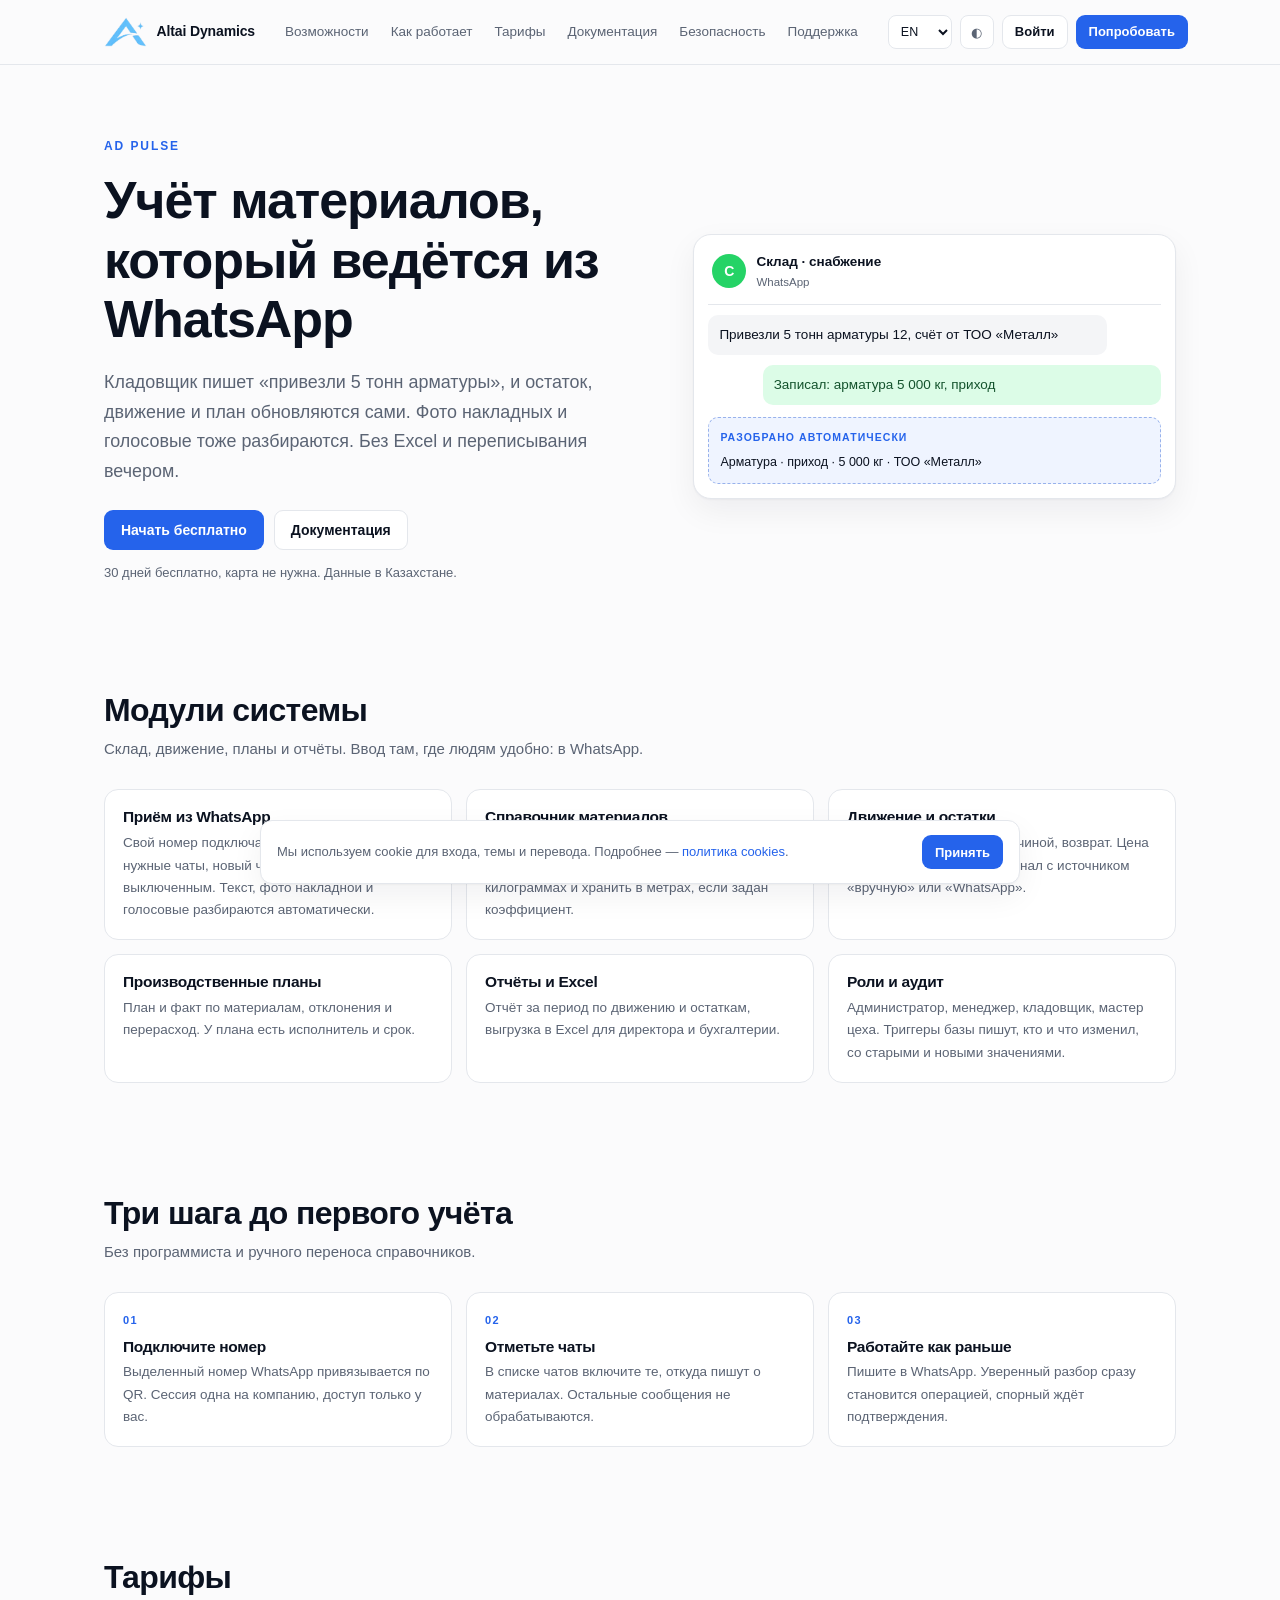
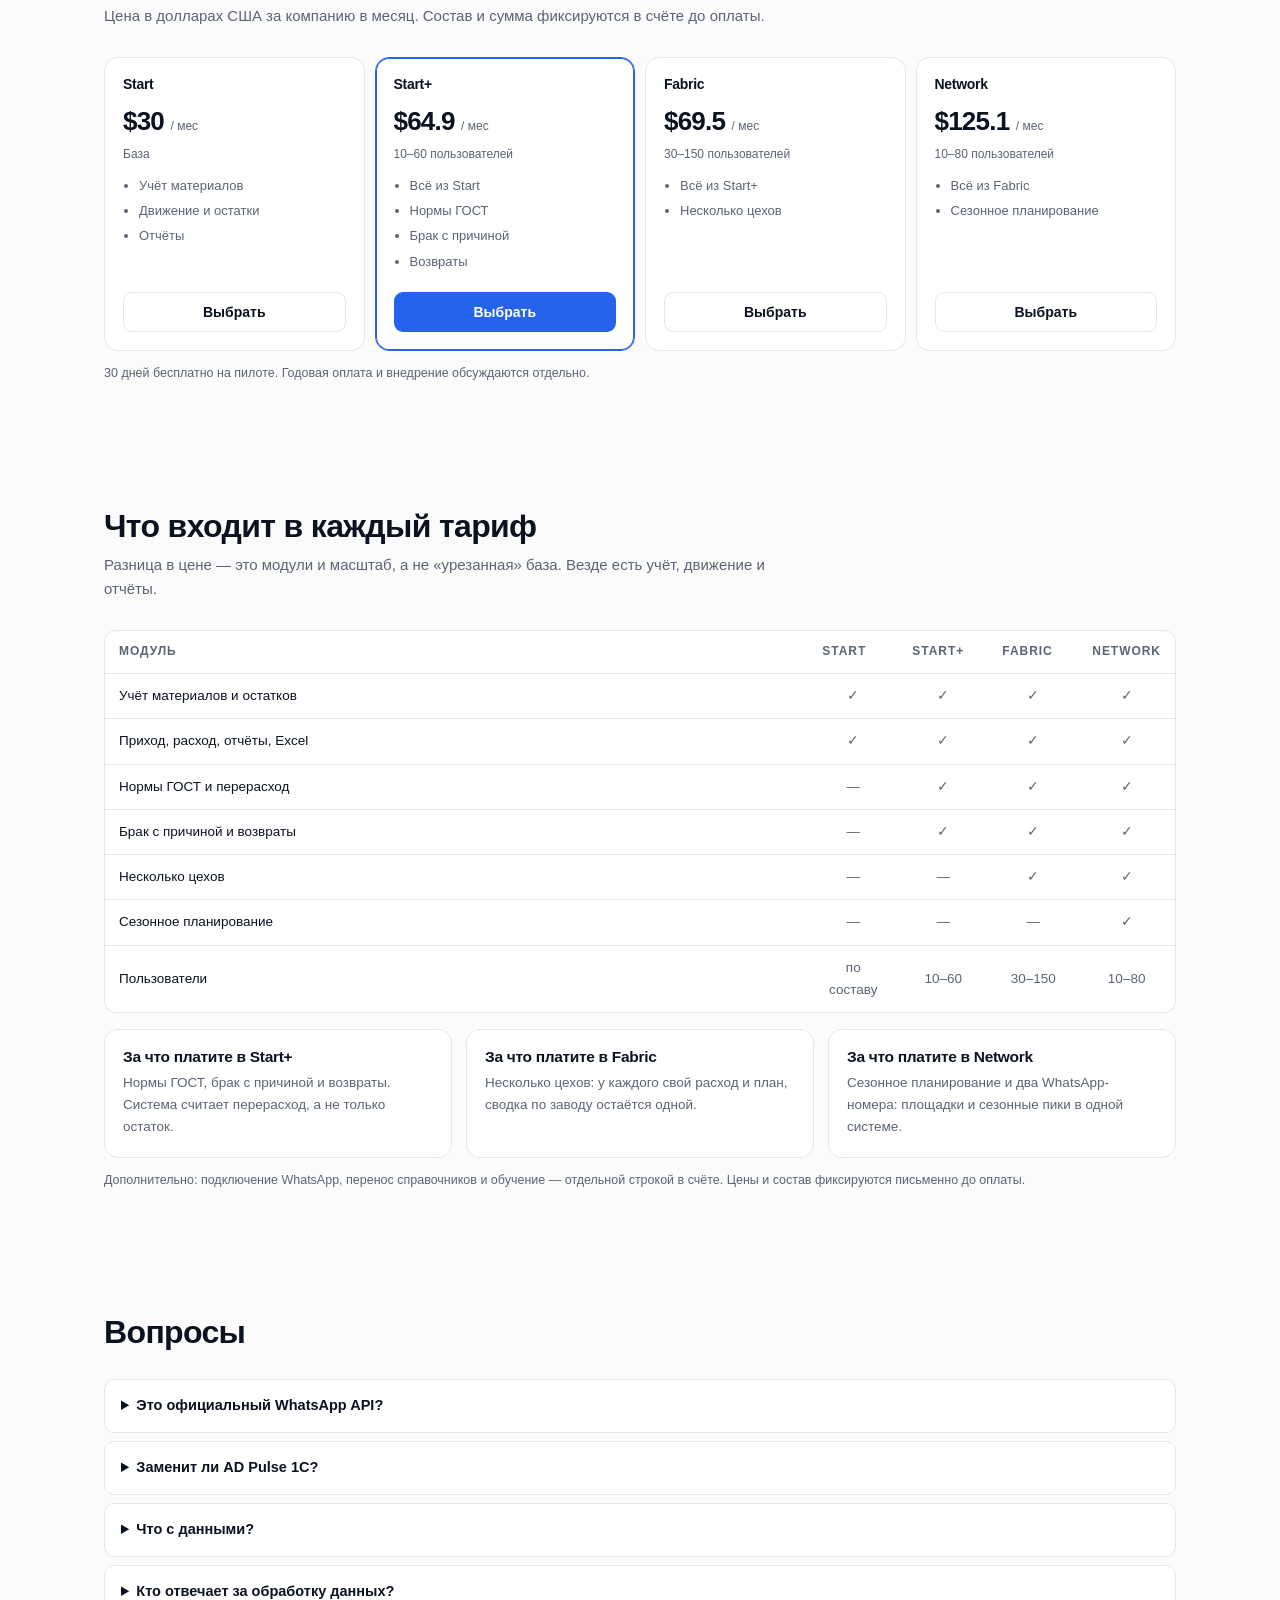
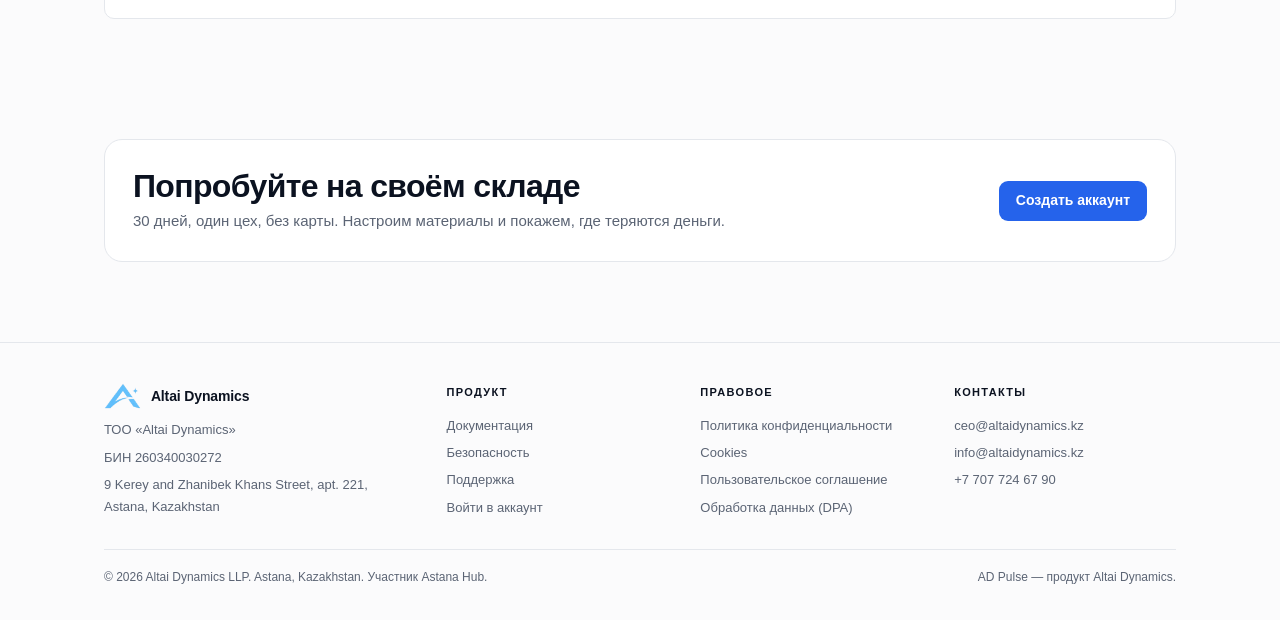
<file: index.html>
<!DOCTYPE html>
<html lang="ru">
<head>
<meta charset="UTF-8">
<meta name="viewport" content="width=device-width, initial-scale=1.0">
<title>Altai Dynamics — AD Pulse: учёт материалов из WhatsApp</title>
<meta name="description" content="AD Pulse ведёт учёт материалов производства из сообщений WhatsApp: остатки, приход, расход, планы и отчёты. Altai Dynamics, Казахстан.">
<link rel="icon" type="image/png" href="/favicon.png">
<link rel="apple-touch-icon" href="/icon-192.png">
<link rel="stylesheet" href="/assets/styles.css?v=20261128">
<script>try{var t=localStorage.getItem('adpulse-theme');document.documentElement.dataset.theme=t==='dark'?'dark':'light';}catch(e){document.documentElement.dataset.theme='light';}</script>
</head>
<body>
<header class="header">
  <div class="container header-inner">
    <a class="brand" href="/">
      <img src="/logo-altai.png" alt="Altai Dynamics">
      <span class="brand-name">Altai Dynamics</span>
    </a>
    <nav class="nav">
      <a href="/#features">Возможности</a>
      <a href="/#how">Как работает</a>
      <a href="/#pricing">Тарифы</a>
      <a href="/docs/">Документация</a>
      <a href="/security/">Безопасность</a>
      <a href="/support/">Поддержка</a>
    </nav>
    <div class="header-actions">
      <select class="lang-select" data-lang aria-label="Язык сайта">
        <option value="ru">RU</option>
        <option value="en">EN</option>
        <option value="kk">ҚАЗ</option>
        <option value="zh-CN">中文</option>
        <option value="tr">TR</option>
        <option value="de">DE</option>
        <option value="sv">SV</option>
        <option value="ja">JA</option>
      </select>
      <button class="icon-btn" data-theme-toggle aria-label="Тёмная тема">◐</button>
      <a class="btn btn-ghost btn-sm login-link" href="https://pulse.altaidynamics.kz/login">Войти</a>
      <a class="btn btn-primary btn-sm" href="https://pulse.altaidynamics.kz/register">Попробовать</a>
      <button class="icon-btn menu-btn" data-menu-toggle aria-label="Меню">☰</button>
    </div>
  </div>
  <nav class="mobile-nav" data-mobile-nav>
    <a href="/#features">Возможности</a>
    <a href="/#how">Как работает</a>
    <a href="/#pricing">Тарифы</a>
    <a href="/docs/">Документация</a>
    <a href="/security/">Безопасность</a>
    <a href="/support/">Поддержка</a>
    <a href="https://pulse.altaidynamics.kz/login">Войти в аккаунт</a>
  </nav>
</header>

<main>
  <section class="container hero">
    <div class="hero-grid">
      <div>
        <div class="product-label">AD Pulse</div>
        <h1>Учёт материалов, который ведётся из WhatsApp</h1>
        <p class="lead">
          Кладовщик пишет «привезли 5 тонн арматуры», и остаток, движение и план обновляются сами.
          Фото накладных и голосовые тоже разбираются. Без Excel и переписывания вечером.
        </p>
        <div class="hero-cta">
          <a class="btn btn-primary" href="https://pulse.altaidynamics.kz/register">Начать бесплатно</a>
          <a class="btn btn-ghost" href="/docs/">Документация</a>
        </div>
        <p class="hero-note">30 дней бесплатно, карта не нужна. Данные в Казахстане.</p>
      </div>
      <div class="mock" aria-hidden="true">
        <div class="mock-head">
          <div class="mock-avatar">С</div>
          <div>
            <div class="mock-title">Склад · снабжение</div>
            <div class="mock-sub">WhatsApp</div>
          </div>
        </div>
        <div class="msg">Привезли 5 тонн арматуры 12, счёт от ТОО «Металл»</div>
        <div class="msg out">Записал: арматура 5 000 кг, приход</div>
        <div class="mock-parsed">
          <b>Разобрано автоматически</b>
          Арматура · приход · 5 000 кг · ТОО «Металл»
        </div>
      </div>
    </div>
  </section>

  <section class="container section" id="features">
    <div class="section-head">
      <h2>Модули системы</h2>
      <p>Склад, движение, планы и отчёты. Ввод там, где людям удобно: в WhatsApp.</p>
    </div>
    <div class="grid-3">
      <article class="card"><h3>Приём из WhatsApp</h3><p>Свой номер подключается по QR. Отмечаются нужные чаты, новый чат приходит выключенным. Текст, фото накладной и голосовые разбираются автоматически.</p></article>
      <article class="card"><h3>Справочник материалов</h3><p>Названия, единицы, нормы ГОСТ на единицу продукции. Арматуру можно вводить в килограммах и хранить в метрах, если задан коэффициент.</p></article>
      <article class="card"><h3>Движение и остатки</h3><p>Приход, расход, брак с причиной, возврат. Цена за единицу, контрагент, журнал с источником «вручную» или «WhatsApp».</p></article>
      <article class="card"><h3>Производственные планы</h3><p>План и факт по материалам, отклонения и перерасход. У плана есть исполнитель и срок.</p></article>
      <article class="card"><h3>Отчёты и Excel</h3><p>Отчёт за период по движению и остаткам, выгрузка в Excel для директора и бухгалтерии.</p></article>
      <article class="card"><h3>Роли и аудит</h3><p>Администратор, менеджер, кладовщик, мастер цеха. Триггеры базы пишут, кто и что изменил, со старыми и новыми значениями.</p></article>
    </div>
  </section>

  <section class="container section" id="how">
    <div class="section-head">
      <h2>Три шага до первого учёта</h2>
      <p>Без программиста и ручного переноса справочников.</p>
    </div>
    <div class="grid-3">
      <article class="card"><div class="num">01</div><h3>Подключите номер</h3><p>Выделенный номер WhatsApp привязывается по QR. Сессия одна на компанию, доступ только у вас.</p></article>
      <article class="card"><div class="num">02</div><h3>Отметьте чаты</h3><p>В списке чатов включите те, откуда пишут о материалах. Остальные сообщения не обрабатываются.</p></article>
      <article class="card"><div class="num">03</div><h3>Работайте как раньше</h3><p>Пишите в WhatsApp. Уверенный разбор сразу становится операцией, спорный ждёт подтверждения.</p></article>
    </div>
  </section>

  <section class="container section" id="pricing">
    <div class="section-head">
      <h2>Тарифы</h2>
      <p>Цена в долларах США за компанию в месяц. Состав и сумма фиксируются в счёте до оплаты.</p>
    </div>
    <div class="pricing">
      <article class="card plan">
        <h3>Start</h3>
        <div class="price">$30 <small>/ мес</small></div>
        <div class="users">База</div>
        <ul><li>Учёт материалов</li><li>Движение и остатки</li><li>Отчёты</li></ul>
        <a class="btn btn-ghost" href="https://pulse.altaidynamics.kz/register">Выбрать</a>
      </article>
      <article class="card plan featured">
        <h3>Start+</h3>
        <div class="price">$64.9 <small>/ мес</small></div>
        <div class="users">10–60 пользователей</div>
        <ul><li>Всё из Start</li><li>Нормы ГОСТ</li><li>Брак с причиной</li><li>Возвраты</li></ul>
        <a class="btn btn-primary" href="https://pulse.altaidynamics.kz/register">Выбрать</a>
      </article>
      <article class="card plan">
        <h3>Fabric</h3>
        <div class="price">$69.5 <small>/ мес</small></div>
        <div class="users">30–150 пользователей</div>
        <ul><li>Всё из Start+</li><li>Несколько цехов</li></ul>
        <a class="btn btn-ghost" href="https://pulse.altaidynamics.kz/register">Выбрать</a>
      </article>
      <article class="card plan">
        <h3>Network</h3>
        <div class="price">$125.1 <small>/ мес</small></div>
        <div class="users">10–80 пользователей</div>
        <ul><li>Всё из Fabric</li><li>Сезонное планирование</li></ul>
        <a class="btn btn-ghost" href="https://pulse.altaidynamics.kz/register">Выбрать</a>
      </article>
    </div>
    <p class="pricing-note">30 дней бесплатно на пилоте. Годовая оплата и внедрение обсуждаются отдельно.</p>
  </section>


  <section class="container section" id="compare">
    <div class="section-head">
      <h2>Что входит в каждый тариф</h2>
      <p>Разница в цене — это модули и масштаб, а не «урезанная» база. Везде есть учёт, движение и отчёты.</p>
    </div>
    <div class="compare-wrap">
      <table class="compare">
        <thead><tr><th>Модуль</th><th>Start</th><th>Start+</th><th>Fabric</th><th>Network</th></tr></thead>
        <tbody>
          <tr><td>Учёт материалов и остатков</td><td>✓</td><td>✓</td><td>✓</td><td>✓</td></tr>
          <tr><td>Приход, расход, отчёты, Excel</td><td>✓</td><td>✓</td><td>✓</td><td>✓</td></tr>
          <tr><td>Нормы ГОСТ и перерасход</td><td>—</td><td>✓</td><td>✓</td><td>✓</td></tr>
          <tr><td>Брак с причиной и возвраты</td><td>—</td><td>✓</td><td>✓</td><td>✓</td></tr>
          <tr><td>Несколько цехов</td><td>—</td><td>—</td><td>✓</td><td>✓</td></tr>
          <tr><td>Сезонное планирование</td><td>—</td><td>—</td><td>—</td><td>✓</td></tr>
          <tr><td>Пользователи</td><td>по составу</td><td>10–60</td><td>30–150</td><td>10–80</td></tr>
        </tbody>
      </table>
    </div>
    <div class="grid-3" style="margin-top:16px">
      <article class="card"><h3>За что платите в Start+</h3><p>Нормы ГОСТ, брак с причиной и возвраты. Система считает перерасход, а не только остаток.</p></article>
      <article class="card"><h3>За что платите в Fabric</h3><p>Несколько цехов: у каждого свой расход и план, сводка по заводу остаётся одной.</p></article>
      <article class="card"><h3>За что платите в Network</h3><p>Сезонное планирование и два WhatsApp-номера: площадки и сезонные пики в одной системе.</p></article>
    </div>
    <p class="pricing-note">Дополнительно: подключение WhatsApp, перенос справочников и обучение — отдельной строкой в счёте. Цены и состав фиксируются письменно до оплаты.</p>
  </section>

  <section class="container section faq">
    <div class="section-head"><h2>Вопросы</h2></div>
    <details><summary>Это официальный WhatsApp API?</summary><p>Нет. Номер подключается через собственный шлюз. Это дешевле, но WhatsApp может ограничить неофициальные подключения, поэтому нужен выделенный номер, а не основной канал снабжения.</p></details>
    <details><summary>Заменит ли AD Pulse 1С?</summary><p>Нет. 1С остаётся для бухгалтерии. AD Pulse закрывает цех, склад и ввод из WhatsApp, откуда документы часто не доходят до бухгалтера.</p></details>
    <details><summary>Что с данными?</summary><p>База в Supabase, каждая компания видит только свои записи: доступ ограничен Row Level Security по company_id. Политика конфиденциальности и DPA опубликованы в подвале.</p></details>
    <details><summary>Кто отвечает за обработку данных?</summary><p>По записям компании вы контроллер, мы обработчик. По своим коммерческим записям контроллер — Altai Dynamics. Подробности в DPA и политике.</p></details>
  </section>

  <section class="container section">
    <div class="cta-band">
      <div>
        <h2 style="margin:0 0 4px">Попробуйте на своём складе</h2>
        <p style="margin:0;color:var(--muted)">30 дней, один цех, без карты. Настроим материалы и покажем, где теряются деньги.</p>
      </div>
      <a class="btn btn-primary" href="https://pulse.altaidynamics.kz/register">Создать аккаунт</a>
    </div>
  </section>
</main>

<footer class="footer">
  <div class="container">
    <div class="footer-grid">
      <div>
        <div class="brand" style="margin-bottom:10px">
          <img src="/logo-altai.png" alt="" style="height:26px">
          <span class="brand-name">Altai Dynamics</span>
        </div>
        <p style="margin:0 0 6px">ТОО «Altai Dynamics»</p>
        <p style="margin:0 0 6px">БИН 260340030272</p>
        <p style="margin:0">9 Kerey and Zhanibek Khans Street, apt. 221, Astana, Kazakhstan</p>
      </div>
      <div>
        <h4>Продукт</h4>
        <a href="/docs/">Документация</a>
        <a href="/security/">Безопасность</a>
        <a href="/support/">Поддержка</a>
        <a href="https://pulse.altaidynamics.kz/login">Войти в аккаунт</a>
      </div>
      <div>
        <h4>Правовое</h4>
        <a href="/privacy/">Политика конфиденциальности</a>
        <a href="/cookies/">Cookies</a>
        <a href="/terms/">Пользовательское соглашение</a>
        <a href="/dpa/">Обработка данных (DPA)</a>
      </div>
      <div>
        <h4>Контакты</h4>
        <a href="mailto:ceo@altaidynamics.kz">ceo@altaidynamics.kz</a>
        <a href="mailto:info@altaidynamics.kz">info@altaidynamics.kz</a>
        <a href="tel:+77077246790">+7 707 724 67 90</a>
      </div>
    </div>
    <div class="footer-bottom">
      <span>© 2026 Altai Dynamics LLP. Astana, Kazakhstan. Участник Astana Hub.</span>
      <span>AD Pulse — продукт Altai Dynamics.</span>
    </div>
  </div>
</footer>

<div class="cookie-banner" data-cookie-banner hidden>
  <span>Мы используем cookie для входа, темы и перевода. Подробнее — <a href="/cookies/">политика cookies</a>.</span>
  <button class="btn btn-primary btn-sm" data-cookie-accept>Принять</button>
</div>

<script src="/assets/app.js?v=20261128"></script>
</body>
</html>
</file>
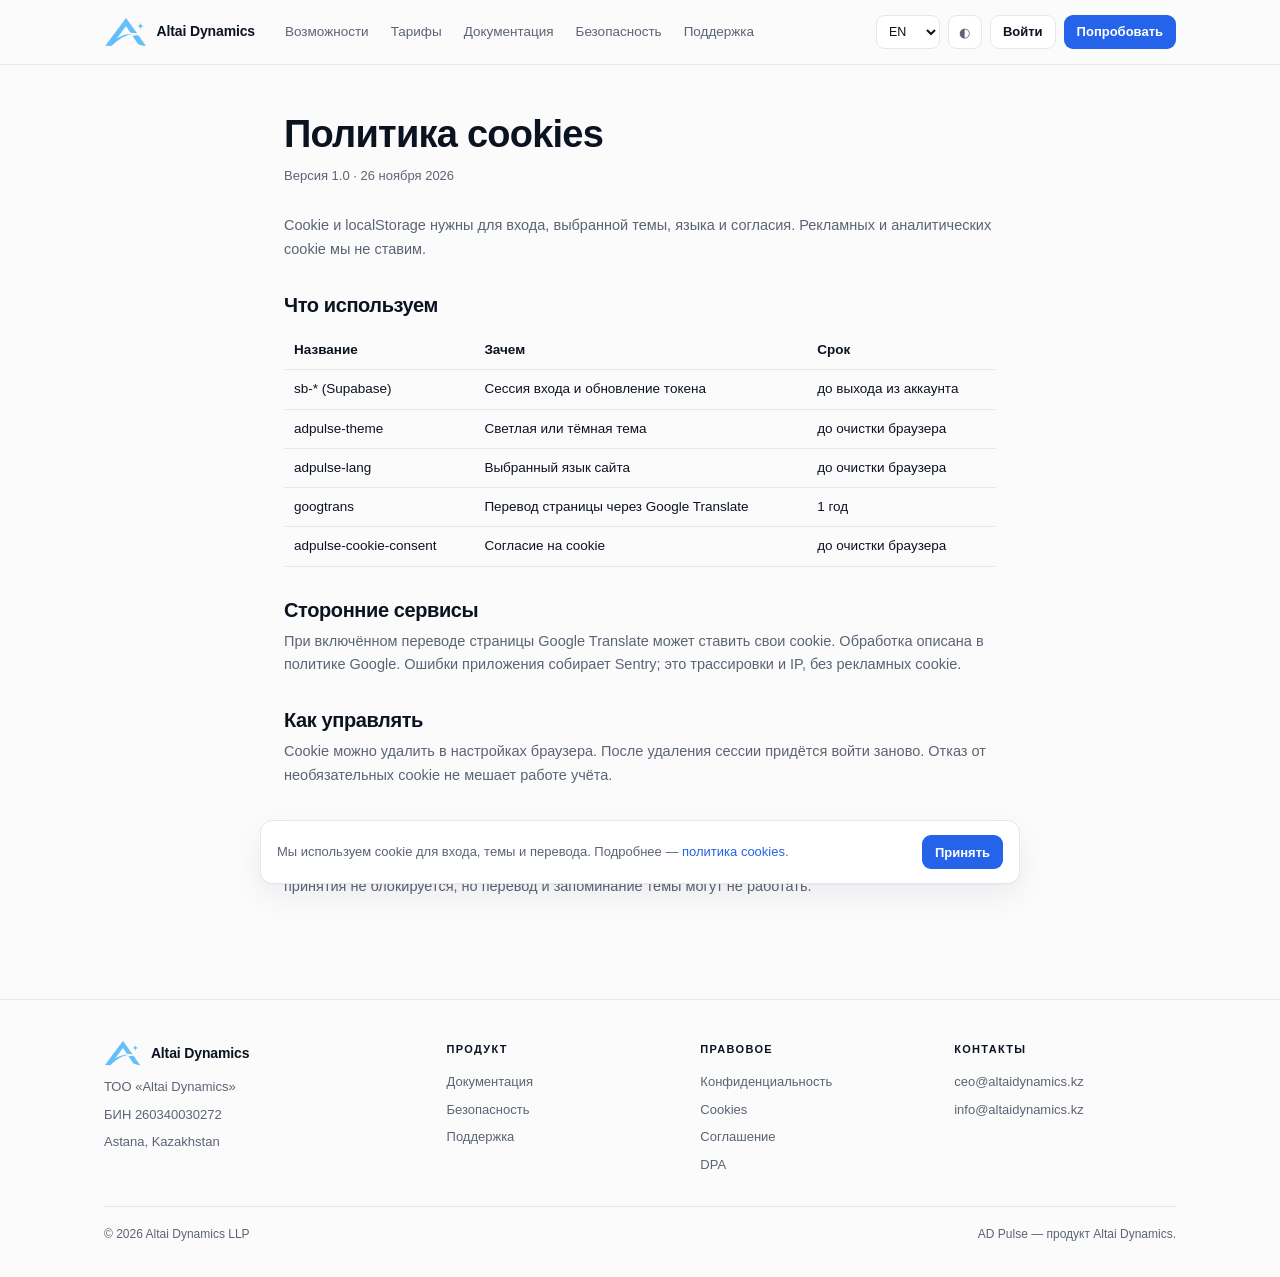
<file: cookies/index.html>
<!DOCTYPE html>
<html lang="ru">
<head>
<meta charset="UTF-8">
<meta name="viewport" content="width=device-width, initial-scale=1.0">
<title>Политика cookies — AD Pulse</title>
<meta name="description" content="Какие cookie использует AD Pulse.">
<link rel="icon" type="image/png" href="/favicon.png">
<link rel="stylesheet" href="/assets/styles.css?v=20261128">
<script>try{var t=localStorage.getItem('adpulse-theme');document.documentElement.dataset.theme=t==='dark'?'dark':'light';}catch(e){document.documentElement.dataset.theme='light';}</script>
</head>
<body>
<header class="header">
  <div class="container header-inner">
    <a class="brand" href="/"><img src="/logo-altai.png" alt="Altai Dynamics"><span class="brand-name">Altai Dynamics</span></a>
    <nav class="nav">
      <a href="/#features">Возможности</a>
      <a href="/#pricing">Тарифы</a>
      <a href="/docs/">Документация</a>
      <a href="/security/">Безопасность</a>
      <a href="/support/">Поддержка</a>
    </nav>
    <div class="header-actions">
      <select class="lang-select" data-lang aria-label="Язык сайта">
        <option value="ru">RU</option><option value="en">EN</option><option value="kk">ҚАЗ</option><option value="zh-CN">中文</option><option value="tr">TR</option><option value="de">DE</option><option value="sv">SV</option><option value="ja">JA</option>
      </select>
      <button class="icon-btn" data-theme-toggle aria-label="Тёмная тема">◐</button>
      <a class="btn btn-ghost btn-sm login-link" href="https://pulse.altaidynamics.kz/login">Войти</a>
      <a class="btn btn-primary btn-sm" href="https://pulse.altaidynamics.kz/register">Попробовать</a>
      <button class="icon-btn menu-btn" data-menu-toggle aria-label="Меню">☰</button>
    </div>
  </div>
  <nav class="mobile-nav" data-mobile-nav>
    <a href="/#features">Возможности</a><a href="/#pricing">Тарифы</a><a href="/docs/">Документация</a><a href="/security/">Безопасность</a><a href="/support/">Поддержка</a>
  </nav>
</header>
<main class="container prose">
<h1>Политика cookies</h1>
<p class="meta">Версия 1.0 · 26 ноября 2026</p>
<p>Cookie и localStorage нужны для входа, выбранной темы, языка и согласия. Рекламных и аналитических cookie мы не ставим.</p>

<h2>Что используем</h2>
<table>
<tr><th>Название</th><th>Зачем</th><th>Срок</th></tr>
<tr><td>sb-* (Supabase)</td><td>Сессия входа и обновление токена</td><td>до выхода из аккаунта</td></tr>
<tr><td>adpulse-theme</td><td>Светлая или тёмная тема</td><td>до очистки браузера</td></tr>
<tr><td>adpulse-lang</td><td>Выбранный язык сайта</td><td>до очистки браузера</td></tr>
<tr><td>googtrans</td><td>Перевод страницы через Google Translate</td><td>1 год</td></tr>
<tr><td>adpulse-cookie-consent</td><td>Согласие на cookie</td><td>до очистки браузера</td></tr>
</table>

<h2>Сторонние сервисы</h2>
<p>При включённом переводе страницы Google Translate может ставить свои cookie. Обработка описана в политике Google. Ошибки приложения собирает Sentry; это трассировки и IP, без рекламных cookie.</p>

<h2>Как управлять</h2>
<p>Cookie можно удалить в настройках браузера. После удаления сессии придётся войти заново. Отказ от необязательных cookie не мешает работе учёта.</p>

<h2>Согласие</h2>
<p>При первом визите показываем баннер. Кнопка «Принять» сохраняет выбор. Продолжение работы без принятия не блокируется, но перевод и запоминание темы могут не работать.</p>
</main>
<footer class="footer">
  <div class="container">
    <div class="footer-grid">
      <div>
        <div class="brand" style="margin-bottom:10px"><img src="/logo-altai.png" alt="" style="height:26px"><span class="brand-name">Altai Dynamics</span></div>
        <p style="margin:0 0 6px">ТОО «Altai Dynamics»</p>
        <p style="margin:0 0 6px">БИН 260340030272</p>
        <p style="margin:0">Astana, Kazakhstan</p>
      </div>
      <div><h4>Продукт</h4><a href="/docs/">Документация</a><a href="/security/">Безопасность</a><a href="/support/">Поддержка</a></div>
      <div><h4>Правовое</h4><a href="/privacy/">Конфиденциальность</a><a href="/cookies/">Cookies</a><a href="/terms/">Соглашение</a><a href="/dpa/">DPA</a></div>
      <div><h4>Контакты</h4><a href="mailto:ceo@altaidynamics.kz">ceo@altaidynamics.kz</a><a href="mailto:info@altaidynamics.kz">info@altaidynamics.kz</a></div>
    </div>
    <div class="footer-bottom"><span>© 2026 Altai Dynamics LLP</span><span>AD Pulse — продукт Altai Dynamics.</span></div>
  </div>
</footer>

<div class="cookie-banner" data-cookie-banner hidden>
  <span>Мы используем cookie для входа, темы и перевода. Подробнее — <a href="/cookies/">политика cookies</a>.</span>
  <button class="btn btn-primary btn-sm" data-cookie-accept>Принять</button>
</div>
<script src="/assets/app.js?v=20261128"></script>
</body>
</html>
</file>
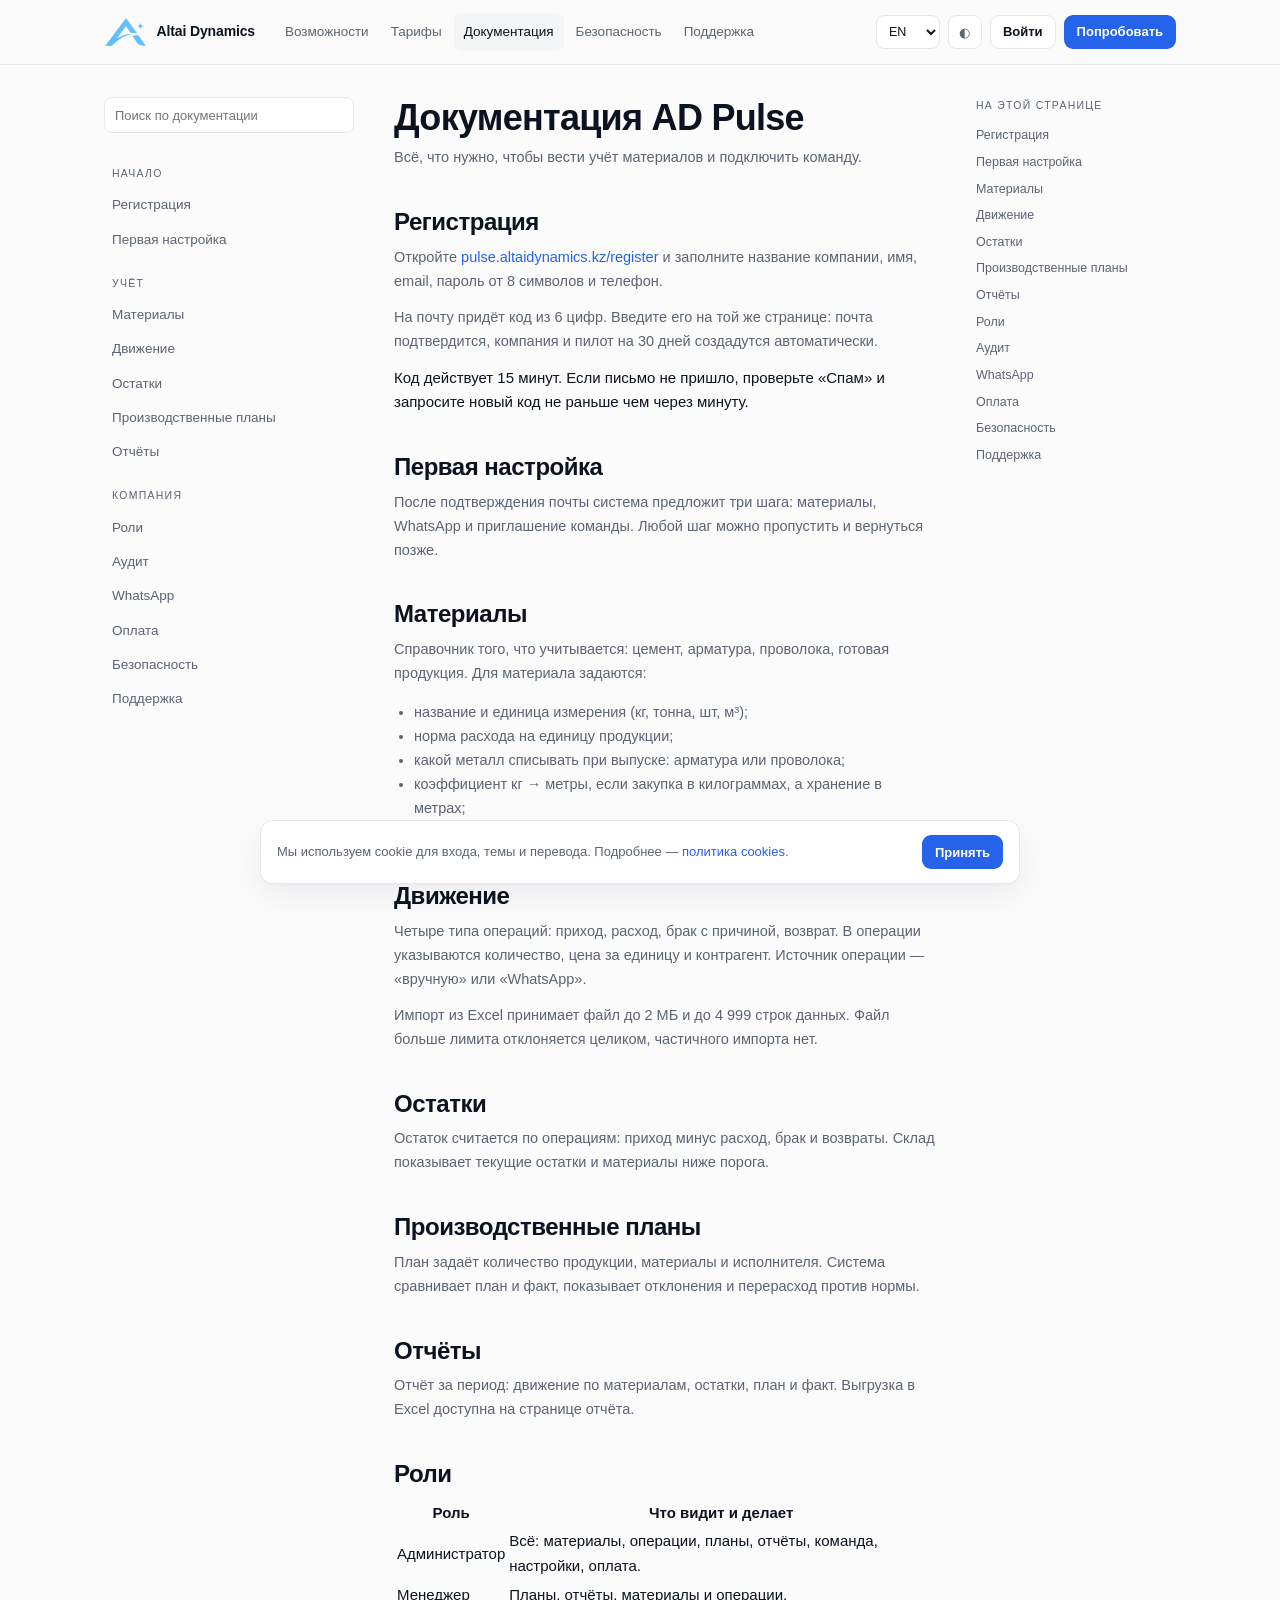
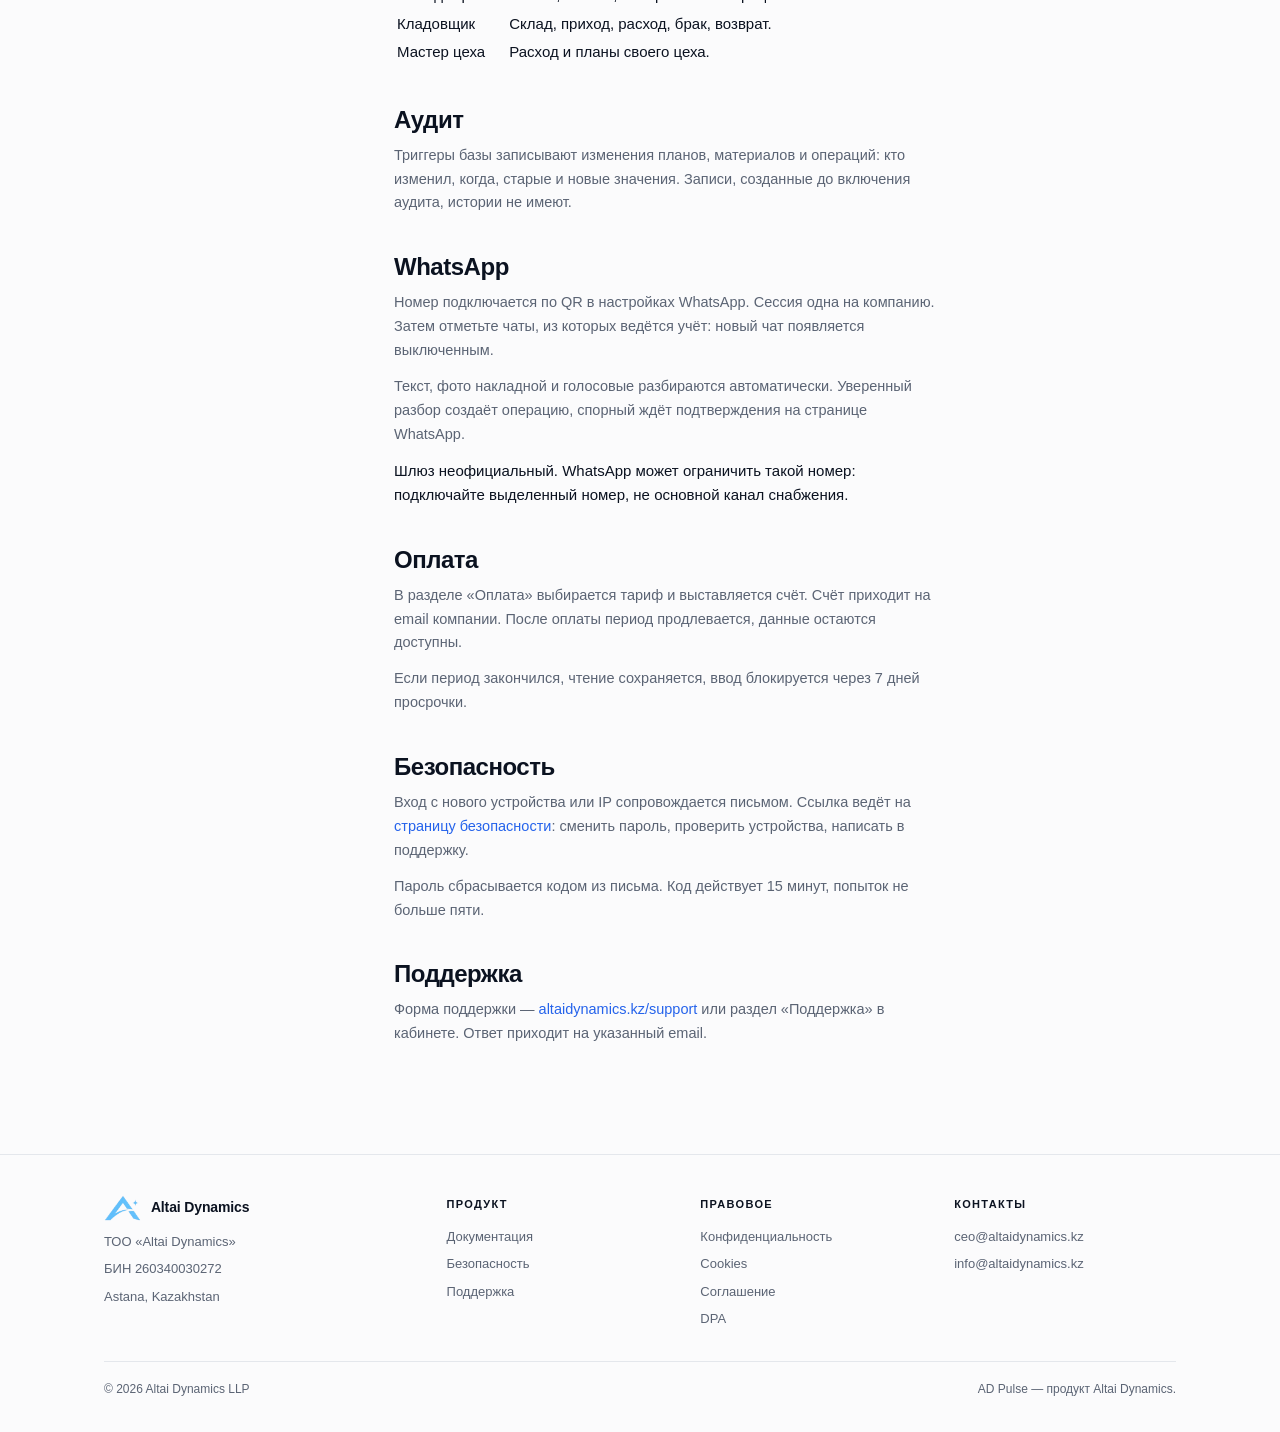
<file: docs/index.html>
<!DOCTYPE html>
<html lang="ru">
<head>
<meta charset="UTF-8">
<meta name="viewport" content="width=device-width, initial-scale=1.0">
<title>Документация — AD Pulse</title>
<meta name="description" content="Документация AD Pulse: регистрация, материалы, движение, остатки, планы, отчёты, роли, WhatsApp и безопасность.">
<link rel="icon" type="image/png" href="/favicon.png">
<link rel="stylesheet" href="/assets/styles.css?v=20261128">
<script>try{var t=localStorage.getItem('adpulse-theme');document.documentElement.dataset.theme=t==='dark'?'dark':'light';}catch(e){document.documentElement.dataset.theme='light';}</script>
</head>
<body>
<header class="header">
  <div class="container header-inner">
    <a class="brand" href="/"><img src="/logo-altai.png" alt="Altai Dynamics"><span class="brand-name">Altai Dynamics</span></a>
    <nav class="nav">
      <a href="/#features">Возможности</a>
      <a href="/#pricing">Тарифы</a>
      <a href="/docs/" class="active">Документация</a>
      <a href="/security/">Безопасность</a>
      <a href="/support/">Поддержка</a>
    </nav>
    <div class="header-actions">
      <select class="lang-select" data-lang aria-label="Язык сайта">
        <option value="ru">RU</option><option value="en">EN</option><option value="kk">ҚАЗ</option><option value="zh-CN">中文</option><option value="tr">TR</option><option value="de">DE</option><option value="sv">SV</option><option value="ja">JA</option>
      </select>
      <button class="icon-btn" data-theme-toggle aria-label="Тёмная тема">◐</button>
      <a class="btn btn-ghost btn-sm login-link" href="https://pulse.altaidynamics.kz/login">Войти</a>
      <a class="btn btn-primary btn-sm" href="https://pulse.altaidynamics.kz/register">Попробовать</a>
      <button class="icon-btn menu-btn" data-menu-toggle aria-label="Меню">☰</button>
    </div>
  </div>
  <nav class="mobile-nav" data-mobile-nav>
    <a href="/#features">Возможности</a><a href="/#pricing">Тарифы</a><a href="/docs/">Документация</a><a href="/security/">Безопасность</a><a href="/support/">Поддержка</a>
  </nav>
</header>

<div class="container docs">
  <aside class="docs-side">
    <input class="docs-search" data-docs-search placeholder="Поиск по документации" aria-label="Поиск">
    <div class="group">Начало</div>
    <a href="#start">Регистрация</a>
    <a href="#onboarding">Первая настройка</a>
    <div class="group">Учёт</div>
    <a href="#materials">Материалы</a>
    <a href="#movements">Движение</a>
    <a href="#balances">Остатки</a>
    <a href="#plans">Производственные планы</a>
    <a href="#reports">Отчёты</a>
    <div class="group">Компания</div>
    <a href="#roles">Роли</a>
    <a href="#audit">Аудит</a>
    <a href="#whatsapp">WhatsApp</a>
    <a href="#billing">Оплата</a>
    <a href="#security">Безопасность</a>
    <a href="#support">Поддержка</a>
  </aside>

  <main class="docs-content">
    <button class="btn btn-ghost btn-sm docs-mobile-btn" data-docs-toggle>Разделы</button>
    <h1>Документация AD Pulse</h1>
    <p>Всё, что нужно, чтобы вести учёт материалов и подключить команду.</p>

    <h2 id="start">Регистрация</h2>
    <p>Откройте <a href="https://pulse.altaidynamics.kz/register">pulse.altaidynamics.kz/register</a> и заполните название компании, имя, email, пароль от 8 символов и телефон.</p>
    <p>На почту придёт код из 6 цифр. Введите его на той же странице: почта подтвердится, компания и пилот на 30 дней создадутся автоматически.</p>
    <div class="note">Код действует 15 минут. Если письмо не пришло, проверьте «Спам» и запросите новый код не раньше чем через минуту.</div>

    <h2 id="onboarding">Первая настройка</h2>
    <p>После подтверждения почты система предложит три шага: материалы, WhatsApp и приглашение команды. Любой шаг можно пропустить и вернуться позже.</p>

    <h2 id="materials">Материалы</h2>
    <p>Справочник того, что учитывается: цемент, арматура, проволока, готовая продукция. Для материала задаются:</p>
    <ul>
      <li>название и единица измерения (кг, тонна, шт, м³);</li>
      <li>норма расхода на единицу продукции;</li>
      <li>какой металл списывать при выпуске: арматура или проволока;</li>
      <li>коэффициент кг → метры, если закупка в килограммах, а хранение в метрах;</li>
      <li>минимальный остаток для предупреждения.</li>
    </ul>

    <h2 id="movements">Движение</h2>
    <p>Четыре типа операций: приход, расход, брак с причиной, возврат. В операции указываются количество, цена за единицу и контрагент. Источник операции — «вручную» или «WhatsApp».</p>
    <p>Импорт из Excel принимает файл до 2 МБ и до 4 999 строк данных. Файл больше лимита отклоняется целиком, частичного импорта нет.</p>

    <h2 id="balances">Остатки</h2>
    <p>Остаток считается по операциям: приход минус расход, брак и возвраты. Склад показывает текущие остатки и материалы ниже порога.</p>

    <h2 id="plans">Производственные планы</h2>
    <p>План задаёт количество продукции, материалы и исполнителя. Система сравнивает план и факт, показывает отклонения и перерасход против нормы.</p>

    <h2 id="reports">Отчёты</h2>
    <p>Отчёт за период: движение по материалам, остатки, план и факт. Выгрузка в Excel доступна на странице отчёта.</p>

    <h2 id="roles">Роли</h2>
    <table>
      <tr><th>Роль</th><th>Что видит и делает</th></tr>
      <tr><td>Администратор</td><td>Всё: материалы, операции, планы, отчёты, команда, настройки, оплата.</td></tr>
      <tr><td>Менеджер</td><td>Планы, отчёты, материалы и операции.</td></tr>
      <tr><td>Кладовщик</td><td>Склад, приход, расход, брак, возврат.</td></tr>
      <tr><td>Мастер цеха</td><td>Расход и планы своего цеха.</td></tr>
    </table>

    <h2 id="audit">Аудит</h2>
    <p>Триггеры базы записывают изменения планов, материалов и операций: кто изменил, когда, старые и новые значения. Записи, созданные до включения аудита, истории не имеют.</p>

    <h2 id="whatsapp">WhatsApp</h2>
    <p>Номер подключается по QR в настройках WhatsApp. Сессия одна на компанию. Затем отметьте чаты, из которых ведётся учёт: новый чат появляется выключенным.</p>
    <p>Текст, фото накладной и голосовые разбираются автоматически. Уверенный разбор создаёт операцию, спорный ждёт подтверждения на странице WhatsApp.</p>
    <div class="note">Шлюз неофициальный. WhatsApp может ограничить такой номер: подключайте выделенный номер, не основной канал снабжения.</div>

    <h2 id="billing">Оплата</h2>
    <p>В разделе «Оплата» выбирается тариф и выставляется счёт. Счёт приходит на email компании. После оплаты период продлевается, данные остаются доступны.</p>
    <p>Если период закончился, чтение сохраняется, ввод блокируется через 7 дней просрочки.</p>

    <h2 id="security">Безопасность</h2>
    <p>Вход с нового устройства или IP сопровождается письмом. Ссылка ведёт на <a href="/security/">страницу безопасности</a>: сменить пароль, проверить устройства, написать в поддержку.</p>
    <p>Пароль сбрасывается кодом из письма. Код действует 15 минут, попыток не больше пяти.</p>

    <h2 id="support">Поддержка</h2>
    <p>Форма поддержки — <a href="/support/">altaidynamics.kz/support</a> или раздел «Поддержка» в кабинете. Ответ приходит на указанный email.</p>
  </main>

  <aside class="docs-toc">
    <div class="group">На этой странице</div>
    <div data-docs-toc></div>
  </aside>
</div>

<footer class="footer">
  <div class="container">
    <div class="footer-grid">
      <div>
        <div class="brand" style="margin-bottom:10px"><img src="/logo-altai.png" alt="" style="height:26px"><span class="brand-name">Altai Dynamics</span></div>
        <p style="margin:0 0 6px">ТОО «Altai Dynamics»</p>
        <p style="margin:0 0 6px">БИН 260340030272</p>
        <p style="margin:0">Astana, Kazakhstan</p>
      </div>
      <div><h4>Продукт</h4><a href="/docs/">Документация</a><a href="/security/">Безопасность</a><a href="/support/">Поддержка</a></div>
      <div><h4>Правовое</h4><a href="/privacy/">Конфиденциальность</a><a href="/cookies/">Cookies</a><a href="/terms/">Соглашение</a><a href="/dpa/">DPA</a></div>
      <div><h4>Контакты</h4><a href="mailto:ceo@altaidynamics.kz">ceo@altaidynamics.kz</a><a href="mailto:info@altaidynamics.kz">info@altaidynamics.kz</a></div>
    </div>
    <div class="footer-bottom"><span>© 2026 Altai Dynamics LLP</span><span>AD Pulse — продукт Altai Dynamics.</span></div>
  </div>
</footer>

<div class="cookie-banner" data-cookie-banner hidden>
  <span>Мы используем cookie для входа, темы и перевода. Подробнее — <a href="/cookies/">политика cookies</a>.</span>
  <button class="btn btn-primary btn-sm" data-cookie-accept>Принять</button>
</div>
<script src="/assets/app.js?v=20261128"></script>
</body>
</html>
</file>
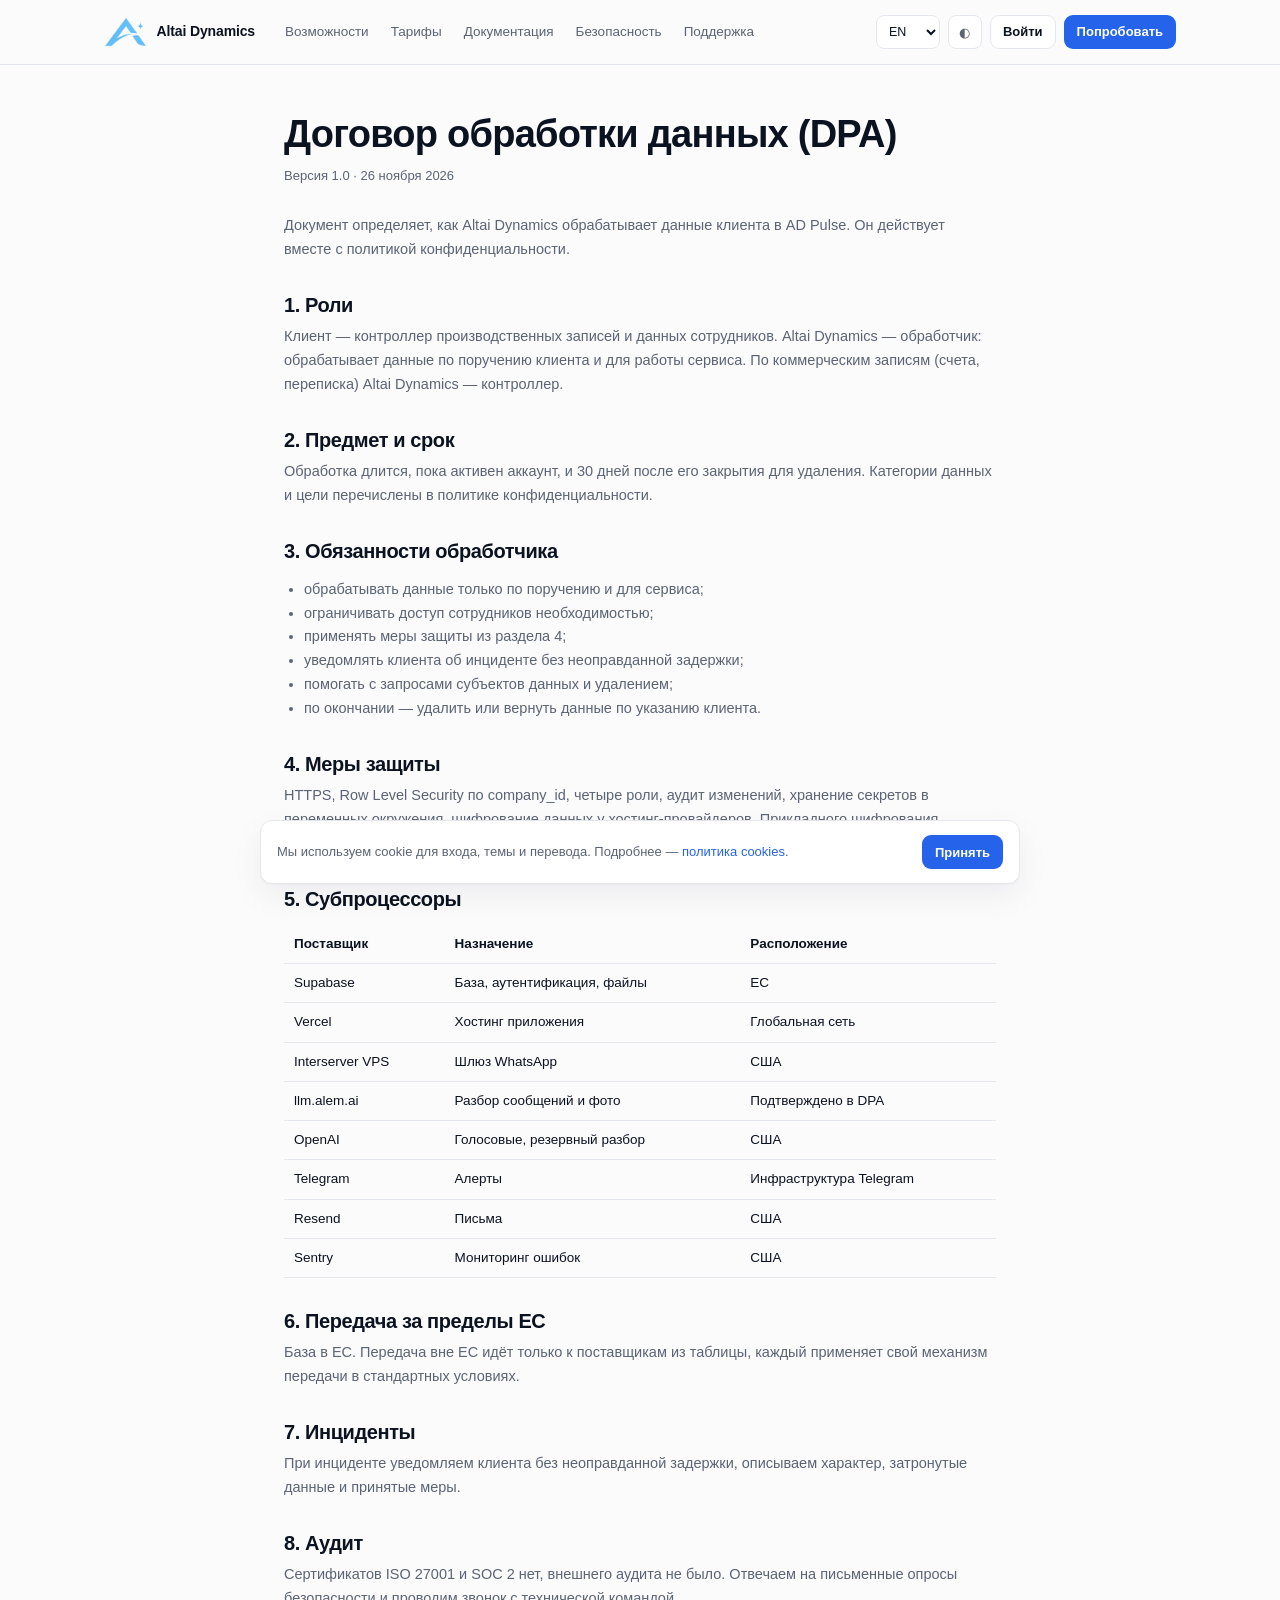
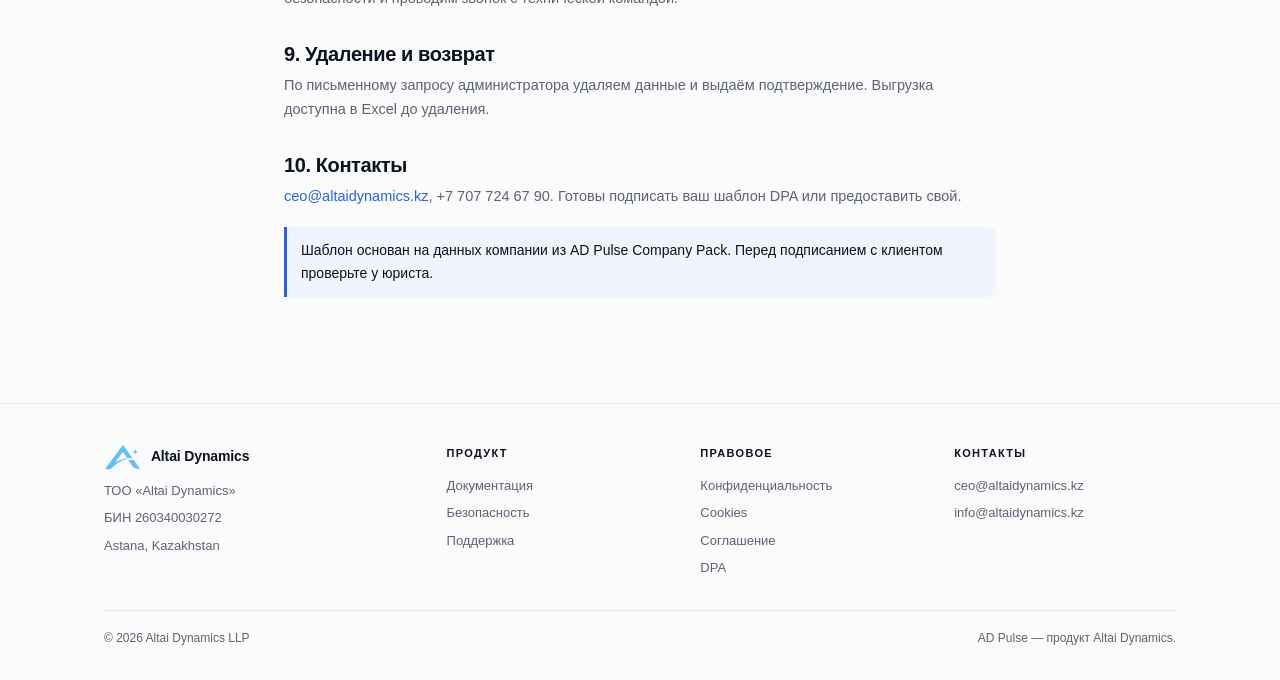
<file: dpa/index.html>
<!DOCTYPE html>
<html lang="ru">
<head>
<meta charset="UTF-8">
<meta name="viewport" content="width=device-width, initial-scale=1.0">
<title>DPA — обработка данных — AD Pulse</title>
<meta name="description" content="Договор обработки персональных данных AD Pulse.">
<link rel="icon" type="image/png" href="/favicon.png">
<link rel="stylesheet" href="/assets/styles.css?v=20261128">
<script>try{var t=localStorage.getItem('adpulse-theme');document.documentElement.dataset.theme=t==='dark'?'dark':'light';}catch(e){document.documentElement.dataset.theme='light';}</script>
</head>
<body>
<header class="header">
  <div class="container header-inner">
    <a class="brand" href="/"><img src="/logo-altai.png" alt="Altai Dynamics"><span class="brand-name">Altai Dynamics</span></a>
    <nav class="nav">
      <a href="/#features">Возможности</a>
      <a href="/#pricing">Тарифы</a>
      <a href="/docs/">Документация</a>
      <a href="/security/">Безопасность</a>
      <a href="/support/">Поддержка</a>
    </nav>
    <div class="header-actions">
      <select class="lang-select" data-lang aria-label="Язык сайта">
        <option value="ru">RU</option><option value="en">EN</option><option value="kk">ҚАЗ</option><option value="zh-CN">中文</option><option value="tr">TR</option><option value="de">DE</option><option value="sv">SV</option><option value="ja">JA</option>
      </select>
      <button class="icon-btn" data-theme-toggle aria-label="Тёмная тема">◐</button>
      <a class="btn btn-ghost btn-sm login-link" href="https://pulse.altaidynamics.kz/login">Войти</a>
      <a class="btn btn-primary btn-sm" href="https://pulse.altaidynamics.kz/register">Попробовать</a>
      <button class="icon-btn menu-btn" data-menu-toggle aria-label="Меню">☰</button>
    </div>
  </div>
  <nav class="mobile-nav" data-mobile-nav>
    <a href="/#features">Возможности</a><a href="/#pricing">Тарифы</a><a href="/docs/">Документация</a><a href="/security/">Безопасность</a><a href="/support/">Поддержка</a>
  </nav>
</header>
<main class="container prose">
<h1>Договор обработки данных (DPA)</h1>
<p class="meta">Версия 1.0 · 26 ноября 2026</p>
<p>Документ определяет, как Altai Dynamics обрабатывает данные клиента в AD Pulse. Он действует вместе с политикой конфиденциальности.</p>

<h2>1. Роли</h2>
<p>Клиент — контроллер производственных записей и данных сотрудников. Altai Dynamics — обработчик: обрабатывает данные по поручению клиента и для работы сервиса. По коммерческим записям (счета, переписка) Altai Dynamics — контроллер.</p>

<h2>2. Предмет и срок</h2>
<p>Обработка длится, пока активен аккаунт, и 30 дней после его закрытия для удаления. Категории данных и цели перечислены в политике конфиденциальности.</p>

<h2>3. Обязанности обработчика</h2>
<ul>
<li>обрабатывать данные только по поручению и для сервиса;</li>
<li>ограничивать доступ сотрудников необходимостью;</li>
<li>применять меры защиты из раздела 4;</li>
<li>уведомлять клиента об инциденте без неоправданной задержки;</li>
<li>помогать с запросами субъектов данных и удалением;</li>
<li>по окончании — удалить или вернуть данные по указанию клиента.</li>
</ul>

<h2>4. Меры защиты</h2>
<p>HTTPS, Row Level Security по company_id, четыре роли, аудит изменений, хранение секретов в переменных окружения, шифрование данных у хостинг-провайдеров. Прикладного шифрования записей сверх этого нет.</p>

<h2>5. Субпроцессоры</h2>
<table>
<tr><th>Поставщик</th><th>Назначение</th><th>Расположение</th></tr>
<tr><td>Supabase</td><td>База, аутентификация, файлы</td><td>ЕС</td></tr>
<tr><td>Vercel</td><td>Хостинг приложения</td><td>Глобальная сеть</td></tr>
<tr><td>Interserver VPS</td><td>Шлюз WhatsApp</td><td>США</td></tr>
<tr><td>llm.alem.ai</td><td>Разбор сообщений и фото</td><td>Подтверждено в DPA</td></tr>
<tr><td>OpenAI</td><td>Голосовые, резервный разбор</td><td>США</td></tr>
<tr><td>Telegram</td><td>Алерты</td><td>Инфраструктура Telegram</td></tr>
<tr><td>Resend</td><td>Письма</td><td>США</td></tr>
<tr><td>Sentry</td><td>Мониторинг ошибок</td><td>США</td></tr>
</table>

<h2>6. Передача за пределы ЕС</h2>
<p>База в ЕС. Передача вне ЕС идёт только к поставщикам из таблицы, каждый применяет свой механизм передачи в стандартных условиях.</p>

<h2>7. Инциденты</h2>
<p>При инциденте уведомляем клиента без неоправданной задержки, описываем характер, затронутые данные и принятые меры.</p>

<h2>8. Аудит</h2>
<p>Сертификатов ISO 27001 и SOC 2 нет, внешнего аудита не было. Отвечаем на письменные опросы безопасности и проводим звонок с технической командой.</p>

<h2>9. Удаление и возврат</h2>
<p>По письменному запросу администратора удаляем данные и выдаём подтверждение. Выгрузка доступна в Excel до удаления.</p>

<h2>10. Контакты</h2>
<p><a href="mailto:ceo@altaidynamics.kz">ceo@altaidynamics.kz</a>, +7 707 724 67 90. Готовы подписать ваш шаблон DPA или предоставить свой.</p>
<div class="note">Шаблон основан на данных компании из AD Pulse Company Pack. Перед подписанием с клиентом проверьте у юриста.</div>
</main>
<footer class="footer">
  <div class="container">
    <div class="footer-grid">
      <div>
        <div class="brand" style="margin-bottom:10px"><img src="/logo-altai.png" alt="" style="height:26px"><span class="brand-name">Altai Dynamics</span></div>
        <p style="margin:0 0 6px">ТОО «Altai Dynamics»</p>
        <p style="margin:0 0 6px">БИН 260340030272</p>
        <p style="margin:0">Astana, Kazakhstan</p>
      </div>
      <div><h4>Продукт</h4><a href="/docs/">Документация</a><a href="/security/">Безопасность</a><a href="/support/">Поддержка</a></div>
      <div><h4>Правовое</h4><a href="/privacy/">Конфиденциальность</a><a href="/cookies/">Cookies</a><a href="/terms/">Соглашение</a><a href="/dpa/">DPA</a></div>
      <div><h4>Контакты</h4><a href="mailto:ceo@altaidynamics.kz">ceo@altaidynamics.kz</a><a href="mailto:info@altaidynamics.kz">info@altaidynamics.kz</a></div>
    </div>
    <div class="footer-bottom"><span>© 2026 Altai Dynamics LLP</span><span>AD Pulse — продукт Altai Dynamics.</span></div>
  </div>
</footer>

<div class="cookie-banner" data-cookie-banner hidden>
  <span>Мы используем cookie для входа, темы и перевода. Подробнее — <a href="/cookies/">политика cookies</a>.</span>
  <button class="btn btn-primary btn-sm" data-cookie-accept>Принять</button>
</div>
<script src="/assets/app.js?v=20261128"></script>
</body>
</html>
</file>
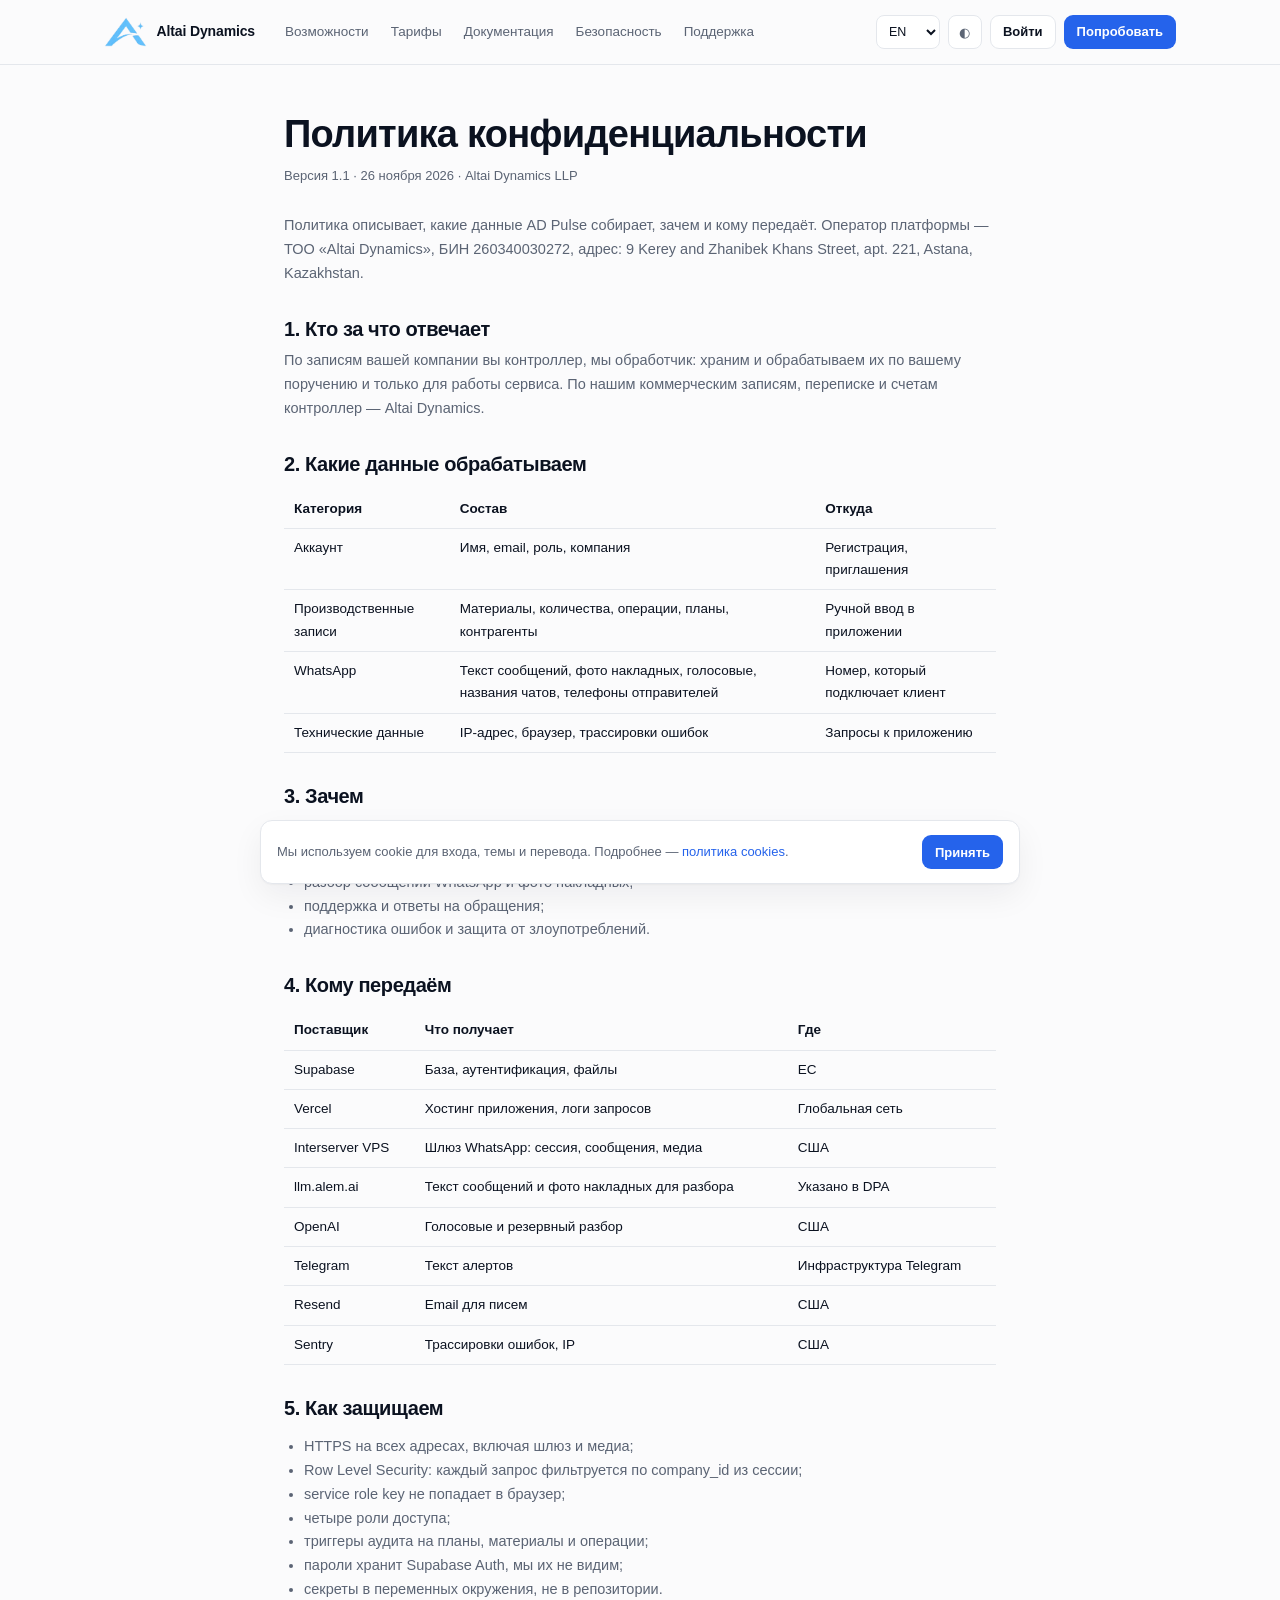
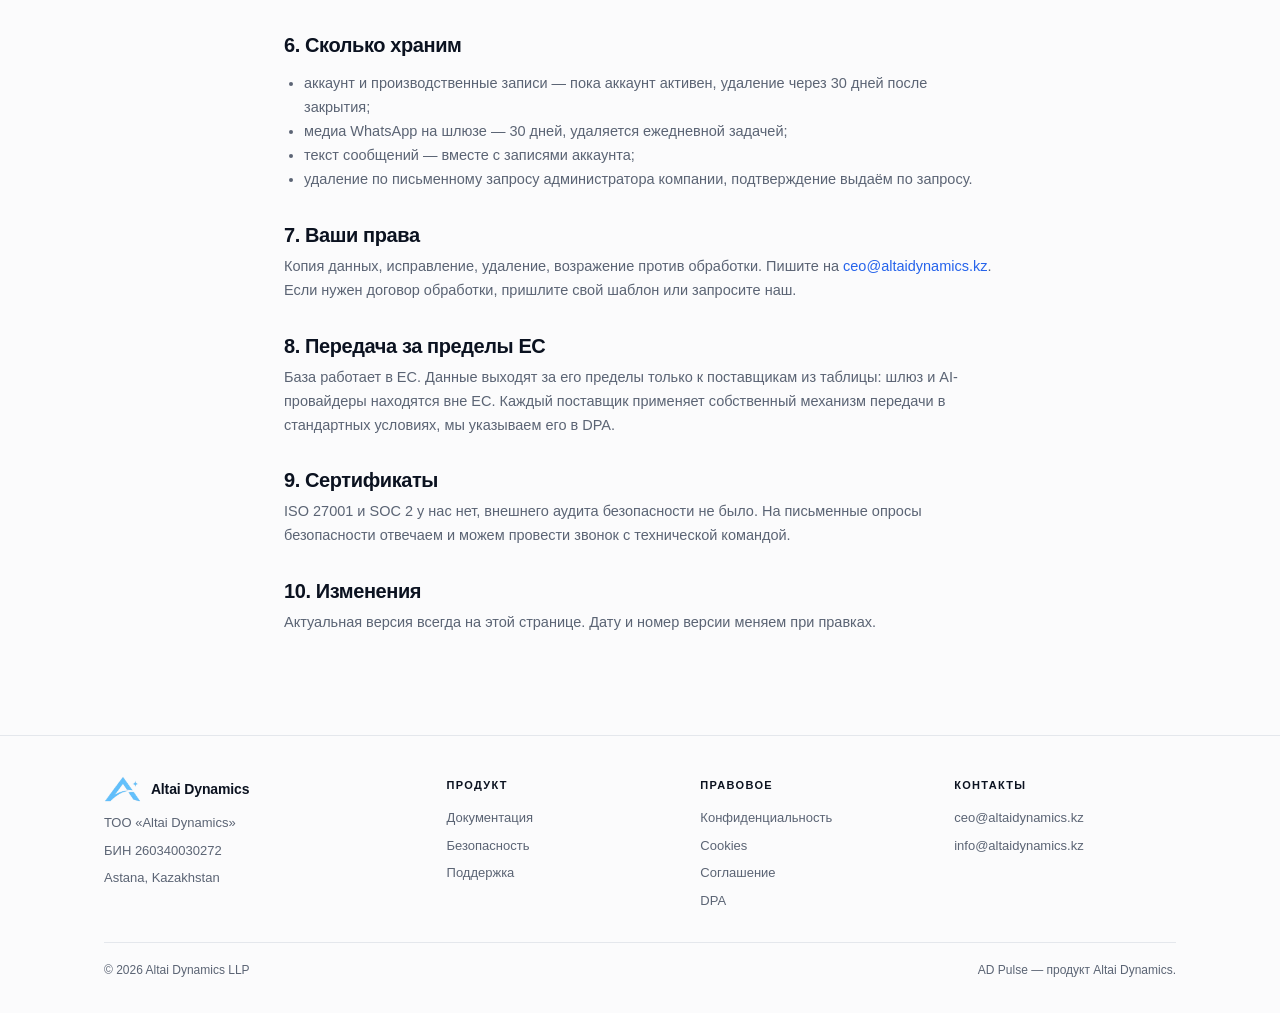
<file: privacy/index.html>
<!DOCTYPE html>
<html lang="ru">
<head>
<meta charset="UTF-8">
<meta name="viewport" content="width=device-width, initial-scale=1.0">
<title>Политика конфиденциальности — AD Pulse</title>
<meta name="description" content="Как AD Pulse обрабатывает и защищает данные.">
<link rel="icon" type="image/png" href="/favicon.png">
<link rel="stylesheet" href="/assets/styles.css?v=20261128">
<script>try{var t=localStorage.getItem('adpulse-theme');document.documentElement.dataset.theme=t==='dark'?'dark':'light';}catch(e){document.documentElement.dataset.theme='light';}</script>
</head>
<body>
<header class="header">
  <div class="container header-inner">
    <a class="brand" href="/"><img src="/logo-altai.png" alt="Altai Dynamics"><span class="brand-name">Altai Dynamics</span></a>
    <nav class="nav">
      <a href="/#features">Возможности</a>
      <a href="/#pricing">Тарифы</a>
      <a href="/docs/">Документация</a>
      <a href="/security/">Безопасность</a>
      <a href="/support/">Поддержка</a>
    </nav>
    <div class="header-actions">
      <select class="lang-select" data-lang aria-label="Язык сайта">
        <option value="ru">RU</option><option value="en">EN</option><option value="kk">ҚАЗ</option><option value="zh-CN">中文</option><option value="tr">TR</option><option value="de">DE</option><option value="sv">SV</option><option value="ja">JA</option>
      </select>
      <button class="icon-btn" data-theme-toggle aria-label="Тёмная тема">◐</button>
      <a class="btn btn-ghost btn-sm login-link" href="https://pulse.altaidynamics.kz/login">Войти</a>
      <a class="btn btn-primary btn-sm" href="https://pulse.altaidynamics.kz/register">Попробовать</a>
      <button class="icon-btn menu-btn" data-menu-toggle aria-label="Меню">☰</button>
    </div>
  </div>
  <nav class="mobile-nav" data-mobile-nav>
    <a href="/#features">Возможности</a><a href="/#pricing">Тарифы</a><a href="/docs/">Документация</a><a href="/security/">Безопасность</a><a href="/support/">Поддержка</a>
  </nav>
</header>
<main class="container prose">
<h1>Политика конфиденциальности</h1>
<p class="meta">Версия 1.1 · 26 ноября 2026 · Altai Dynamics LLP</p>
<p>Политика описывает, какие данные AD Pulse собирает, зачем и кому передаёт. Оператор платформы — ТОО «Altai Dynamics», БИН 260340030272, адрес: 9 Kerey and Zhanibek Khans Street, apt. 221, Astana, Kazakhstan.</p>

<h2>1. Кто за что отвечает</h2>
<p>По записям вашей компании вы контроллер, мы обработчик: храним и обрабатываем их по вашему поручению и только для работы сервиса. По нашим коммерческим записям, переписке и счетам контроллер — Altai Dynamics.</p>

<h2>2. Какие данные обрабатываем</h2>
<table>
<tr><th>Категория</th><th>Состав</th><th>Откуда</th></tr>
<tr><td>Аккаунт</td><td>Имя, email, роль, компания</td><td>Регистрация, приглашения</td></tr>
<tr><td>Производственные записи</td><td>Материалы, количества, операции, планы, контрагенты</td><td>Ручной ввод в приложении</td></tr>
<tr><td>WhatsApp</td><td>Текст сообщений, фото накладных, голосовые, названия чатов, телефоны отправителей</td><td>Номер, который подключает клиент</td></tr>
<tr><td>Технические данные</td><td>IP-адрес, браузер, трассировки ошибок</td><td>Запросы к приложению</td></tr>
</table>

<h2>3. Зачем</h2>
<ul>
<li>работа учёта: остатки, движение, планы, отчёты;</li>
<li>вход, приглашения, сброс пароля;</li>
<li>разбор сообщений WhatsApp и фото накладных;</li>
<li>поддержка и ответы на обращения;</li>
<li>диагностика ошибок и защита от злоупотреблений.</li>
</ul>

<h2>4. Кому передаём</h2>
<table>
<tr><th>Поставщик</th><th>Что получает</th><th>Где</th></tr>
<tr><td>Supabase</td><td>База, аутентификация, файлы</td><td>ЕС</td></tr>
<tr><td>Vercel</td><td>Хостинг приложения, логи запросов</td><td>Глобальная сеть</td></tr>
<tr><td>Interserver VPS</td><td>Шлюз WhatsApp: сессия, сообщения, медиа</td><td>США</td></tr>
<tr><td>llm.alem.ai</td><td>Текст сообщений и фото накладных для разбора</td><td>Указано в DPA</td></tr>
<tr><td>OpenAI</td><td>Голосовые и резервный разбор</td><td>США</td></tr>
<tr><td>Telegram</td><td>Текст алертов</td><td>Инфраструктура Telegram</td></tr>
<tr><td>Resend</td><td>Email для писем</td><td>США</td></tr>
<tr><td>Sentry</td><td>Трассировки ошибок, IP</td><td>США</td></tr>
</table>

<h2>5. Как защищаем</h2>
<ul>
<li>HTTPS на всех адресах, включая шлюз и медиа;</li>
<li>Row Level Security: каждый запрос фильтруется по company_id из сессии;</li>
<li>service role key не попадает в браузер;</li>
<li>четыре роли доступа;</li>
<li>триггеры аудита на планы, материалы и операции;</li>
<li>пароли хранит Supabase Auth, мы их не видим;</li>
<li>секреты в переменных окружения, не в репозитории.</li>
</ul>

<h2>6. Сколько храним</h2>
<ul>
<li>аккаунт и производственные записи — пока аккаунт активен, удаление через 30 дней после закрытия;</li>
<li>медиа WhatsApp на шлюзе — 30 дней, удаляется ежедневной задачей;</li>
<li>текст сообщений — вместе с записями аккаунта;</li>
<li>удаление по письменному запросу администратора компании, подтверждение выдаём по запросу.</li>
</ul>

<h2>7. Ваши права</h2>
<p>Копия данных, исправление, удаление, возражение против обработки. Пишите на <a href="mailto:ceo@altaidynamics.kz">ceo@altaidynamics.kz</a>. Если нужен договор обработки, пришлите свой шаблон или запросите наш.</p>

<h2>8. Передача за пределы ЕС</h2>
<p>База работает в ЕС. Данные выходят за его пределы только к поставщикам из таблицы: шлюз и AI-провайдеры находятся вне ЕС. Каждый поставщик применяет собственный механизм передачи в стандартных условиях, мы указываем его в DPA.</p>

<h2>9. Сертификаты</h2>
<p>ISO 27001 и SOC 2 у нас нет, внешнего аудита безопасности не было. На письменные опросы безопасности отвечаем и можем провести звонок с технической командой.</p>

<h2>10. Изменения</h2>
<p>Актуальная версия всегда на этой странице. Дату и номер версии меняем при правках.</p>
</main>
<footer class="footer">
  <div class="container">
    <div class="footer-grid">
      <div>
        <div class="brand" style="margin-bottom:10px"><img src="/logo-altai.png" alt="" style="height:26px"><span class="brand-name">Altai Dynamics</span></div>
        <p style="margin:0 0 6px">ТОО «Altai Dynamics»</p>
        <p style="margin:0 0 6px">БИН 260340030272</p>
        <p style="margin:0">Astana, Kazakhstan</p>
      </div>
      <div><h4>Продукт</h4><a href="/docs/">Документация</a><a href="/security/">Безопасность</a><a href="/support/">Поддержка</a></div>
      <div><h4>Правовое</h4><a href="/privacy/">Конфиденциальность</a><a href="/cookies/">Cookies</a><a href="/terms/">Соглашение</a><a href="/dpa/">DPA</a></div>
      <div><h4>Контакты</h4><a href="mailto:ceo@altaidynamics.kz">ceo@altaidynamics.kz</a><a href="mailto:info@altaidynamics.kz">info@altaidynamics.kz</a></div>
    </div>
    <div class="footer-bottom"><span>© 2026 Altai Dynamics LLP</span><span>AD Pulse — продукт Altai Dynamics.</span></div>
  </div>
</footer>

<div class="cookie-banner" data-cookie-banner hidden>
  <span>Мы используем cookie для входа, темы и перевода. Подробнее — <a href="/cookies/">политика cookies</a>.</span>
  <button class="btn btn-primary btn-sm" data-cookie-accept>Принять</button>
</div>
<script src="/assets/app.js?v=20261128"></script>
</body>
</html>
</file>
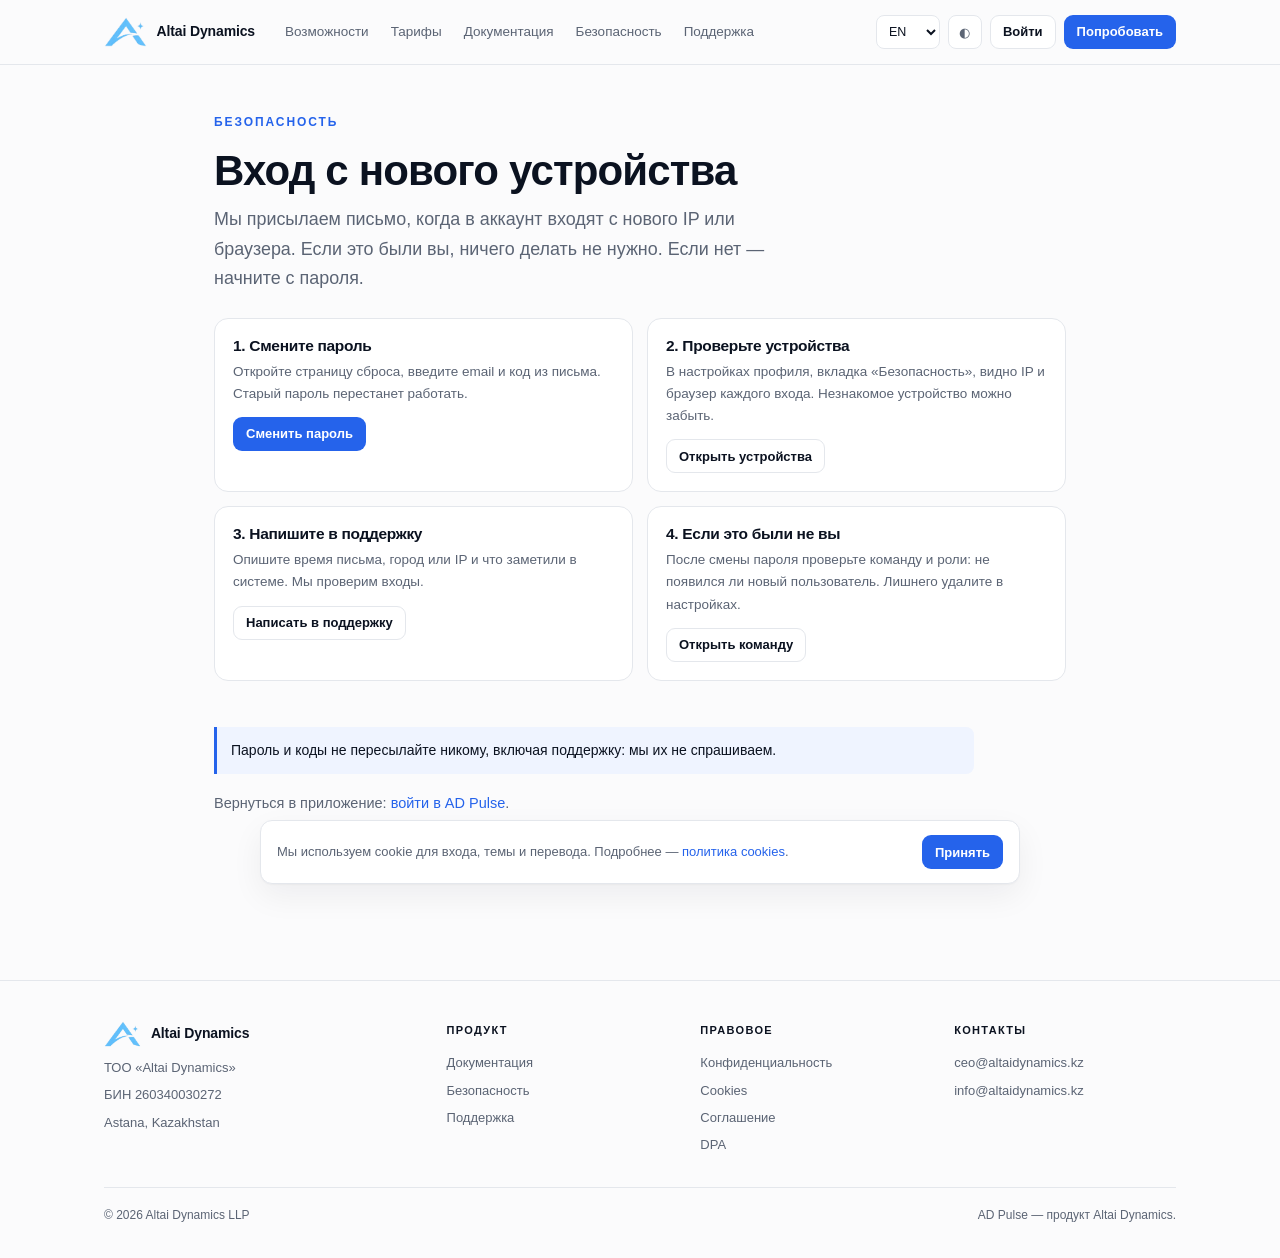
<file: security/index.html>
<!DOCTYPE html>
<html lang="ru">
<head>
<meta charset="UTF-8">
<meta name="viewport" content="width=device-width, initial-scale=1.0">
<title>Безопасность аккаунта — AD Pulse</title>
<meta name="description" content="Что делать при входе с нового устройства.">
<link rel="icon" type="image/png" href="/favicon.png">
<link rel="stylesheet" href="/assets/styles.css?v=20261128">
<script>try{var t=localStorage.getItem('adpulse-theme');document.documentElement.dataset.theme=t==='dark'?'dark':'light';}catch(e){document.documentElement.dataset.theme='light';}</script>
</head>
<body>
<header class="header">
  <div class="container header-inner">
    <a class="brand" href="/"><img src="/logo-altai.png" alt="Altai Dynamics"><span class="brand-name">Altai Dynamics</span></a>
    <nav class="nav">
      <a href="/#features">Возможности</a>
      <a href="/#pricing">Тарифы</a>
      <a href="/docs/">Документация</a>
      <a href="/security/">Безопасность</a>
      <a href="/support/">Поддержка</a>
    </nav>
    <div class="header-actions">
      <select class="lang-select" data-lang aria-label="Язык сайта">
        <option value="ru">RU</option><option value="en">EN</option><option value="kk">ҚАЗ</option><option value="zh-CN">中文</option><option value="tr">TR</option><option value="de">DE</option><option value="sv">SV</option><option value="ja">JA</option>
      </select>
      <button class="icon-btn" data-theme-toggle aria-label="Тёмная тема">◐</button>
      <a class="btn btn-ghost btn-sm login-link" href="https://pulse.altaidynamics.kz/login">Войти</a>
      <a class="btn btn-primary btn-sm" href="https://pulse.altaidynamics.kz/register">Попробовать</a>
      <button class="icon-btn menu-btn" data-menu-toggle aria-label="Меню">☰</button>
    </div>
  </div>
  <nav class="mobile-nav" data-mobile-nav>
    <a href="/#features">Возможности</a><a href="/#pricing">Тарифы</a><a href="/docs/">Документация</a><a href="/security/">Безопасность</a><a href="/support/">Поддержка</a>
  </nav>
</header>
<main class="container" style="max-width:900px;padding-top:48px;padding-bottom:64px">
<div class="product-label">Безопасность</div>
<h1 style="font-size:clamp(30px,4vw,42px);margin:0 0 10px">Вход с нового устройства</h1>
<p class="lead">Мы присылаем письмо, когда в аккаунт входят с нового IP или браузера. Если это были вы, ничего делать не нужно. Если нет — начните с пароля.</p>
<div class="grid-2">
<article class="card"><h3>1. Смените пароль</h3><p>Откройте страницу сброса, введите email и код из письма. Старый пароль перестанет работать.</p><p style="margin-top:12px"><a class="btn btn-primary btn-sm" href="https://pulse.altaidynamics.kz/forgot-password">Сменить пароль</a></p></article>
<article class="card"><h3>2. Проверьте устройства</h3><p>В настройках профиля, вкладка «Безопасность», видно IP и браузер каждого входа. Незнакомое устройство можно забыть.</p><p style="margin-top:12px"><a class="btn btn-ghost btn-sm" href="https://pulse.altaidynamics.kz/dashboard/settings?tab=security">Открыть устройства</a></p></article>
<article class="card"><h3>3. Напишите в поддержку</h3><p>Опишите время письма, город или IP и что заметили в системе. Мы проверим входы.</p><p style="margin-top:12px"><a class="btn btn-ghost btn-sm" href="/support/">Написать в поддержку</a></p></article>
<article class="card"><h3>4. Если это были не вы</h3><p>После смены пароля проверьте команду и роли: не появился ли новый пользователь. Лишнего удалите в настройках.</p><p style="margin-top:12px"><a class="btn btn-ghost btn-sm" href="https://pulse.altaidynamics.kz/dashboard/settings?tab=team">Открыть команду</a></p></article>
</div>
<div class="prose" style="padding-top:28px">
<div class="note">Пароль и коды не пересылайте никому, включая поддержку: мы их не спрашиваем.</div>
<p>Вернуться в приложение: <a href="https://pulse.altaidynamics.kz/login">войти в AD Pulse</a>.</p>
</div>
</main>
<footer class="footer">
  <div class="container">
    <div class="footer-grid">
      <div>
        <div class="brand" style="margin-bottom:10px"><img src="/logo-altai.png" alt="" style="height:26px"><span class="brand-name">Altai Dynamics</span></div>
        <p style="margin:0 0 6px">ТОО «Altai Dynamics»</p>
        <p style="margin:0 0 6px">БИН 260340030272</p>
        <p style="margin:0">Astana, Kazakhstan</p>
      </div>
      <div><h4>Продукт</h4><a href="/docs/">Документация</a><a href="/security/">Безопасность</a><a href="/support/">Поддержка</a></div>
      <div><h4>Правовое</h4><a href="/privacy/">Конфиденциальность</a><a href="/cookies/">Cookies</a><a href="/terms/">Соглашение</a><a href="/dpa/">DPA</a></div>
      <div><h4>Контакты</h4><a href="mailto:ceo@altaidynamics.kz">ceo@altaidynamics.kz</a><a href="mailto:info@altaidynamics.kz">info@altaidynamics.kz</a></div>
    </div>
    <div class="footer-bottom"><span>© 2026 Altai Dynamics LLP</span><span>AD Pulse — продукт Altai Dynamics.</span></div>
  </div>
</footer>

<div class="cookie-banner" data-cookie-banner hidden>
  <span>Мы используем cookie для входа, темы и перевода. Подробнее — <a href="/cookies/">политика cookies</a>.</span>
  <button class="btn btn-primary btn-sm" data-cookie-accept>Принять</button>
</div>
<script src="/assets/app.js?v=20261128"></script>
</body>
</html>
</file>
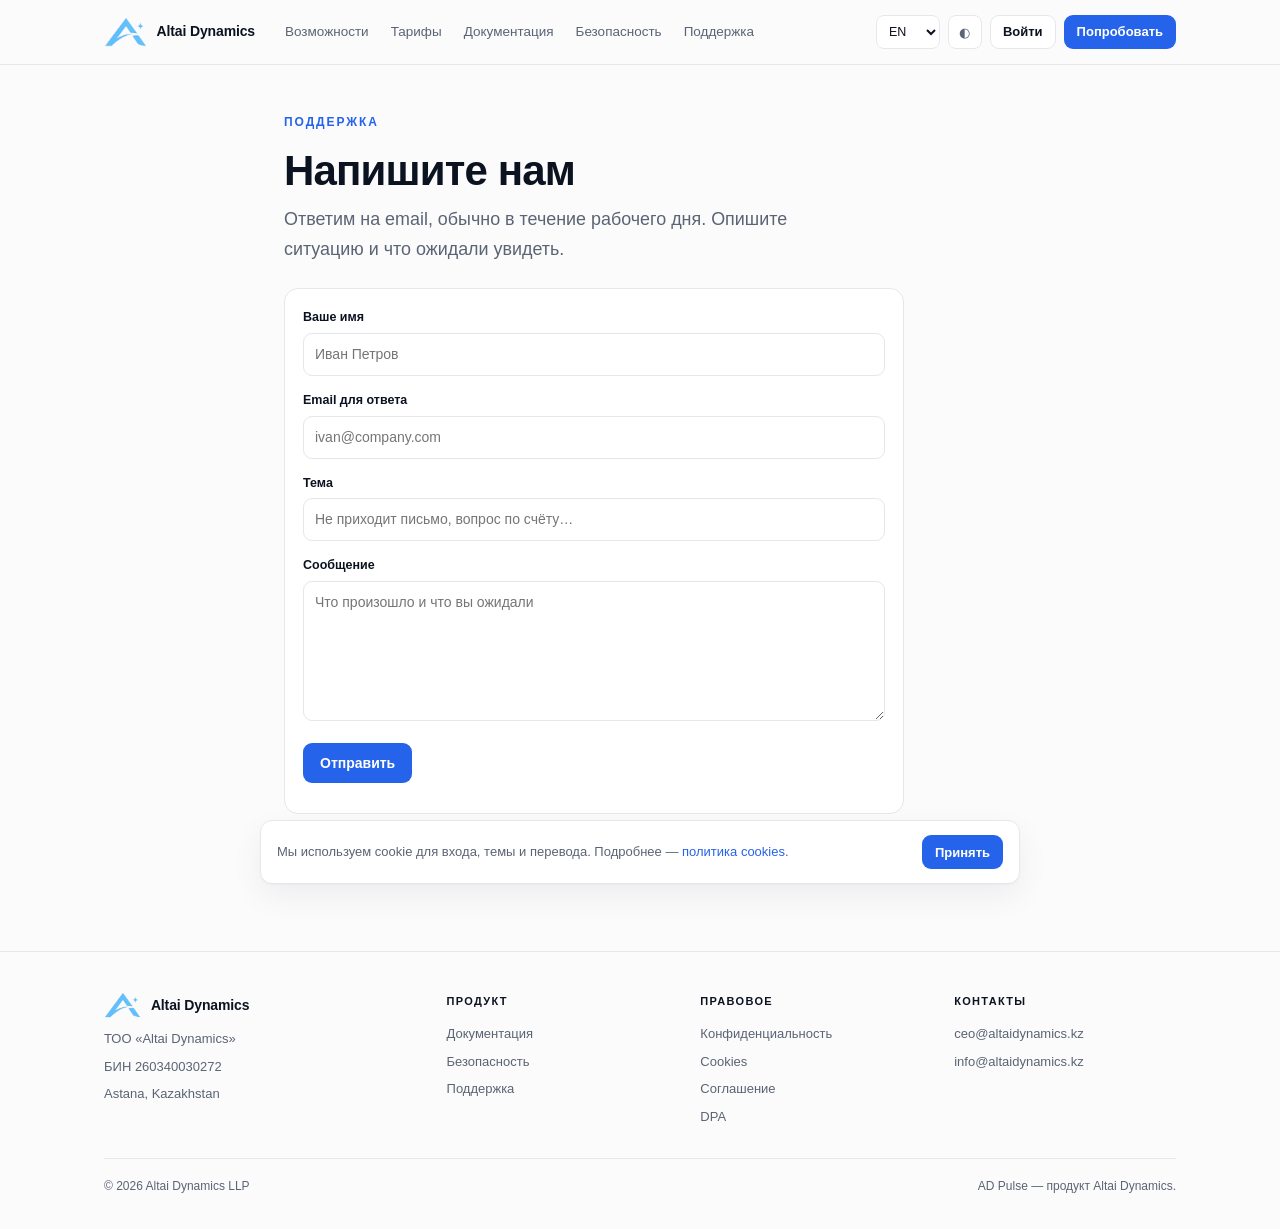
<file: support/index.html>
<!DOCTYPE html>
<html lang="ru">
<head>
<meta charset="UTF-8">
<meta name="viewport" content="width=device-width, initial-scale=1.0">
<title>Поддержка — AD Pulse</title>
<meta name="description" content="Напишите в поддержку AD Pulse.">
<link rel="icon" type="image/png" href="/favicon.png">
<link rel="stylesheet" href="/assets/styles.css?v=20261128">
<script>try{var t=localStorage.getItem('adpulse-theme');document.documentElement.dataset.theme=t==='dark'?'dark':'light';}catch(e){document.documentElement.dataset.theme='light';}</script>
</head>
<body>
<header class="header">
  <div class="container header-inner">
    <a class="brand" href="/"><img src="/logo-altai.png" alt="Altai Dynamics"><span class="brand-name">Altai Dynamics</span></a>
    <nav class="nav">
      <a href="/#features">Возможности</a>
      <a href="/#pricing">Тарифы</a>
      <a href="/docs/">Документация</a>
      <a href="/security/">Безопасность</a>
      <a href="/support/">Поддержка</a>
    </nav>
    <div class="header-actions">
      <select class="lang-select" data-lang aria-label="Язык сайта">
        <option value="ru">RU</option><option value="en">EN</option><option value="kk">ҚАЗ</option><option value="zh-CN">中文</option><option value="tr">TR</option><option value="de">DE</option><option value="sv">SV</option><option value="ja">JA</option>
      </select>
      <button class="icon-btn" data-theme-toggle aria-label="Тёмная тема">◐</button>
      <a class="btn btn-ghost btn-sm login-link" href="https://pulse.altaidynamics.kz/login">Войти</a>
      <a class="btn btn-primary btn-sm" href="https://pulse.altaidynamics.kz/register">Попробовать</a>
      <button class="icon-btn menu-btn" data-menu-toggle aria-label="Меню">☰</button>
    </div>
  </div>
  <nav class="mobile-nav" data-mobile-nav>
    <a href="/#features">Возможности</a><a href="/#pricing">Тарифы</a><a href="/docs/">Документация</a><a href="/security/">Безопасность</a><a href="/support/">Поддержка</a>
  </nav>
</header>
<main class="container" style="max-width:760px;padding-top:48px;padding-bottom:64px">
<div class="product-label">Поддержка</div>
<h1 style="font-size:clamp(30px,4vw,42px);margin:0 0 10px">Напишите нам</h1>
<p class="lead">Ответим на email, обычно в течение рабочего дня. Опишите ситуацию и что ожидали увидеть.</p>
<div class="card form-card">
<form data-support-form>
<div class="field"><label for="name">Ваше имя</label><input id="name" name="name" maxlength="120" placeholder="Иван Петров"></div>
<div class="field"><label for="email">Email для ответа</label><input id="email" name="email" type="email" required maxlength="254" placeholder="ivan@company.com"></div>
<div class="field"><label for="subject">Тема</label><input id="subject" name="subject" required minlength="3" maxlength="160" placeholder="Не приходит письмо, вопрос по счёту…"></div>
<div class="field"><label for="message">Сообщение</label><textarea id="message" name="message" required minlength="10" maxlength="4000" placeholder="Что произошло и что вы ожидали"></textarea></div>
<input name="website" tabindex="-1" autocomplete="off" aria-hidden="true" style="position:absolute;left:-9999px;height:1px;width:1px;opacity:0">
<button class="btn btn-primary" type="submit">Отправить</button>
<div class="form-status" data-status></div>
</form>
</div>
<p style="margin-top:16px;color:var(--muted);font-size:13px">Не присылайте пароли и коды из писем.</p>
</main>
<footer class="footer">
  <div class="container">
    <div class="footer-grid">
      <div>
        <div class="brand" style="margin-bottom:10px"><img src="/logo-altai.png" alt="" style="height:26px"><span class="brand-name">Altai Dynamics</span></div>
        <p style="margin:0 0 6px">ТОО «Altai Dynamics»</p>
        <p style="margin:0 0 6px">БИН 260340030272</p>
        <p style="margin:0">Astana, Kazakhstan</p>
      </div>
      <div><h4>Продукт</h4><a href="/docs/">Документация</a><a href="/security/">Безопасность</a><a href="/support/">Поддержка</a></div>
      <div><h4>Правовое</h4><a href="/privacy/">Конфиденциальность</a><a href="/cookies/">Cookies</a><a href="/terms/">Соглашение</a><a href="/dpa/">DPA</a></div>
      <div><h4>Контакты</h4><a href="mailto:ceo@altaidynamics.kz">ceo@altaidynamics.kz</a><a href="mailto:info@altaidynamics.kz">info@altaidynamics.kz</a></div>
    </div>
    <div class="footer-bottom"><span>© 2026 Altai Dynamics LLP</span><span>AD Pulse — продукт Altai Dynamics.</span></div>
  </div>
</footer>

<div class="cookie-banner" data-cookie-banner hidden>
  <span>Мы используем cookie для входа, темы и перевода. Подробнее — <a href="/cookies/">политика cookies</a>.</span>
  <button class="btn btn-primary btn-sm" data-cookie-accept>Принять</button>
</div>
<script src="/assets/app.js?v=20261128"></script>
</body>
</html>
</file>
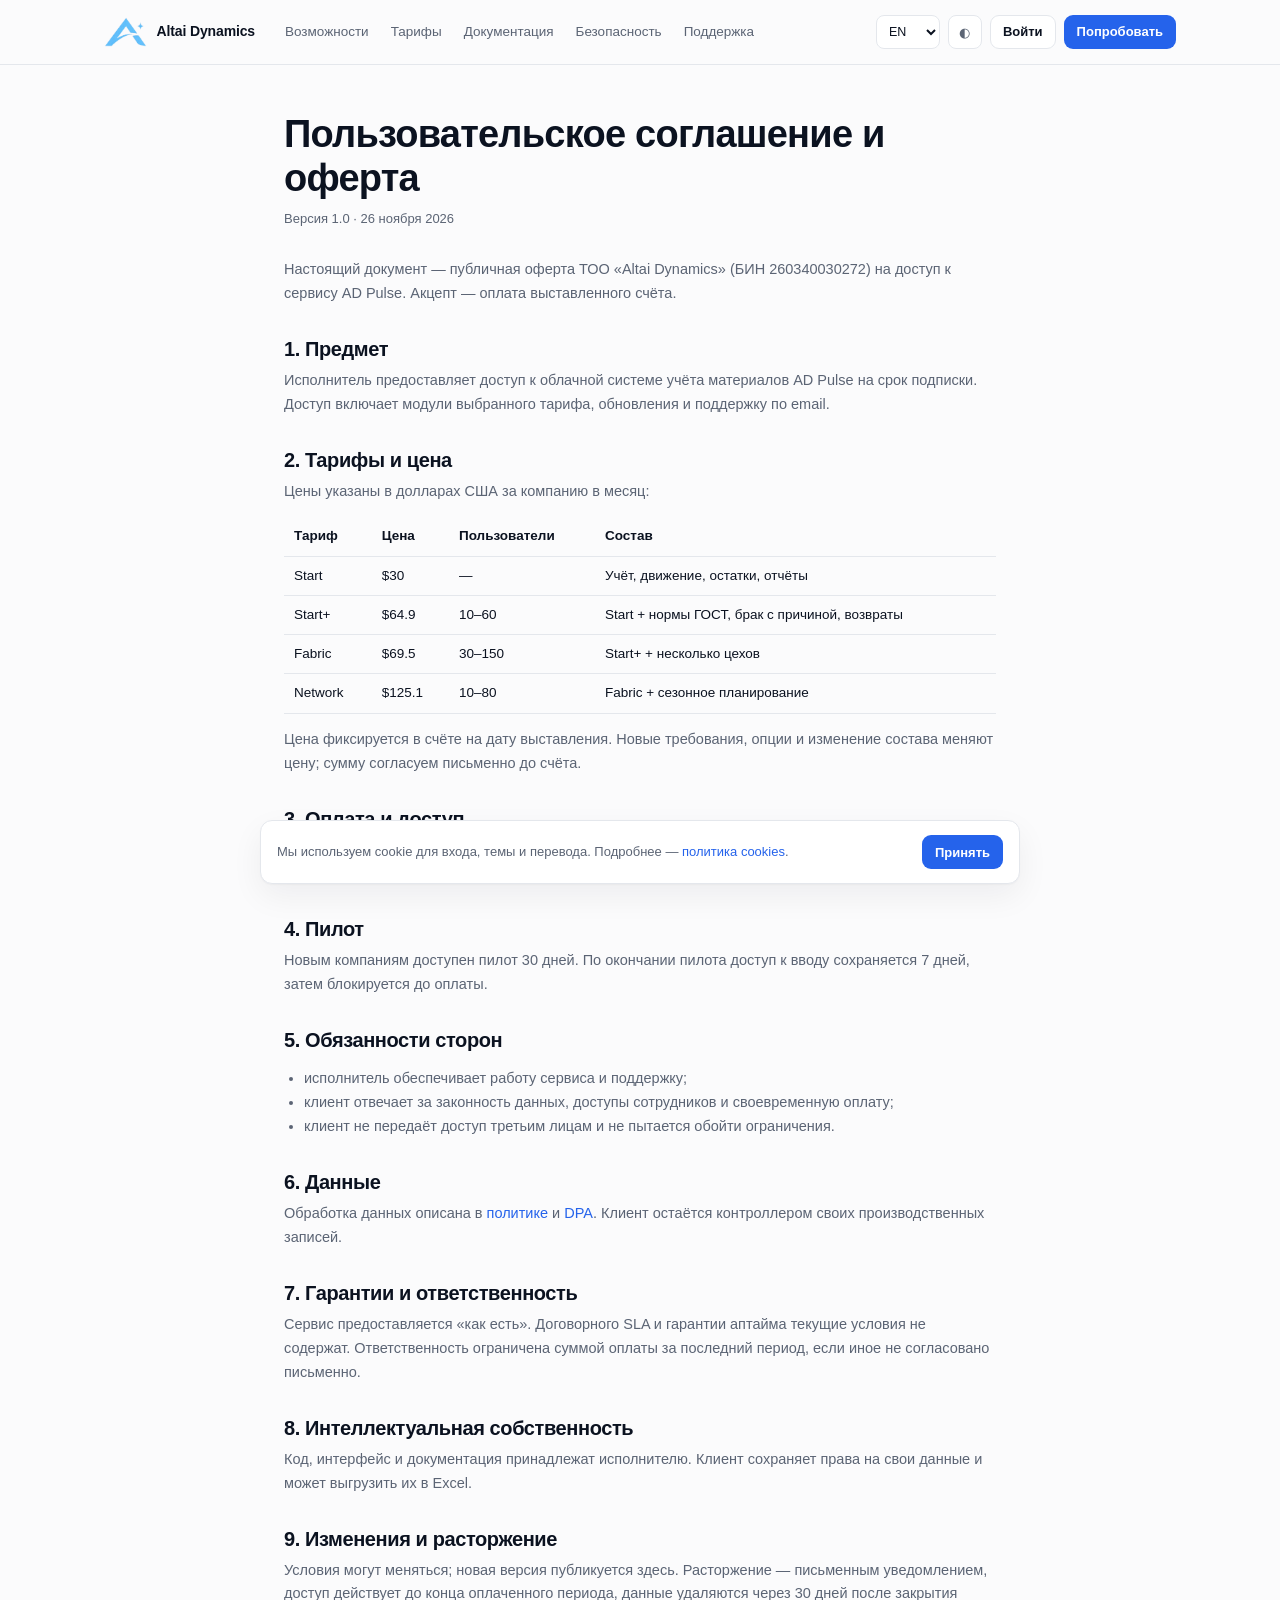
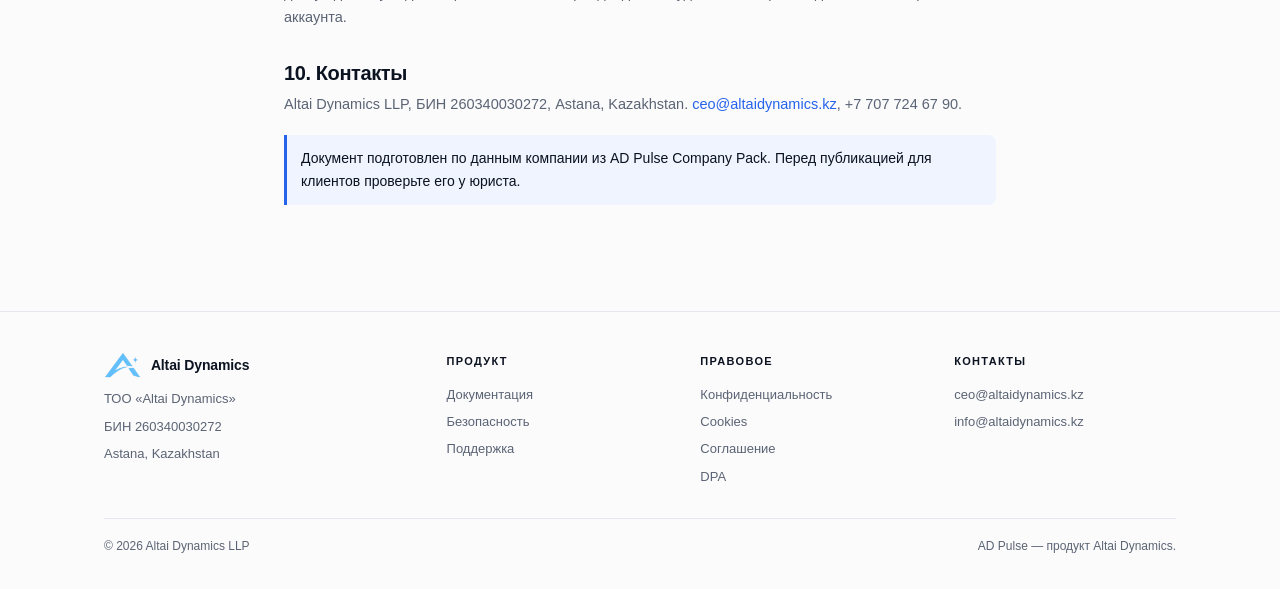
<file: terms/index.html>
<!DOCTYPE html>
<html lang="ru">
<head>
<meta charset="UTF-8">
<meta name="viewport" content="width=device-width, initial-scale=1.0">
<title>Пользовательское соглашение — AD Pulse</title>
<meta name="description" content="Условия подписки AD Pulse.">
<link rel="icon" type="image/png" href="/favicon.png">
<link rel="stylesheet" href="/assets/styles.css?v=20261128">
<script>try{var t=localStorage.getItem('adpulse-theme');document.documentElement.dataset.theme=t==='dark'?'dark':'light';}catch(e){document.documentElement.dataset.theme='light';}</script>
</head>
<body>
<header class="header">
  <div class="container header-inner">
    <a class="brand" href="/"><img src="/logo-altai.png" alt="Altai Dynamics"><span class="brand-name">Altai Dynamics</span></a>
    <nav class="nav">
      <a href="/#features">Возможности</a>
      <a href="/#pricing">Тарифы</a>
      <a href="/docs/">Документация</a>
      <a href="/security/">Безопасность</a>
      <a href="/support/">Поддержка</a>
    </nav>
    <div class="header-actions">
      <select class="lang-select" data-lang aria-label="Язык сайта">
        <option value="ru">RU</option><option value="en">EN</option><option value="kk">ҚАЗ</option><option value="zh-CN">中文</option><option value="tr">TR</option><option value="de">DE</option><option value="sv">SV</option><option value="ja">JA</option>
      </select>
      <button class="icon-btn" data-theme-toggle aria-label="Тёмная тема">◐</button>
      <a class="btn btn-ghost btn-sm login-link" href="https://pulse.altaidynamics.kz/login">Войти</a>
      <a class="btn btn-primary btn-sm" href="https://pulse.altaidynamics.kz/register">Попробовать</a>
      <button class="icon-btn menu-btn" data-menu-toggle aria-label="Меню">☰</button>
    </div>
  </div>
  <nav class="mobile-nav" data-mobile-nav>
    <a href="/#features">Возможности</a><a href="/#pricing">Тарифы</a><a href="/docs/">Документация</a><a href="/security/">Безопасность</a><a href="/support/">Поддержка</a>
  </nav>
</header>
<main class="container prose">
<h1>Пользовательское соглашение и оферта</h1>
<p class="meta">Версия 1.0 · 26 ноября 2026</p>
<p>Настоящий документ — публичная оферта ТОО «Altai Dynamics» (БИН 260340030272) на доступ к сервису AD Pulse. Акцепт — оплата выставленного счёта.</p>

<h2>1. Предмет</h2>
<p>Исполнитель предоставляет доступ к облачной системе учёта материалов AD Pulse на срок подписки. Доступ включает модули выбранного тарифа, обновления и поддержку по email.</p>

<h2>2. Тарифы и цена</h2>
<p>Цены указаны в долларах США за компанию в месяц:</p>
<table>
<tr><th>Тариф</th><th>Цена</th><th>Пользователи</th><th>Состав</th></tr>
<tr><td>Start</td><td>$30</td><td>—</td><td>Учёт, движение, остатки, отчёты</td></tr>
<tr><td>Start+</td><td>$64.9</td><td>10–60</td><td>Start + нормы ГОСТ, брак с причиной, возвраты</td></tr>
<tr><td>Fabric</td><td>$69.5</td><td>30–150</td><td>Start+ + несколько цехов</td></tr>
<tr><td>Network</td><td>$125.1</td><td>10–80</td><td>Fabric + сезонное планирование</td></tr>
</table>
<p>Цена фиксируется в счёте на дату выставления. Новые требования, опции и изменение состава меняют цену; сумму согласуем письменно до счёта.</p>

<h2>3. Оплата и доступ</h2>
<p>Оплата по счёту. Доступ включается после поступления оплаты. Период подписки — месяц или год по счёту. Просрочка больше 7 дней переводит ввод в режим только чтения, данные сохраняются.</p>

<h2>4. Пилот</h2>
<p>Новым компаниям доступен пилот 30 дней. По окончании пилота доступ к вводу сохраняется 7 дней, затем блокируется до оплаты.</p>

<h2>5. Обязанности сторон</h2>
<ul>
<li>исполнитель обеспечивает работу сервиса и поддержку;</li>
<li>клиент отвечает за законность данных, доступы сотрудников и своевременную оплату;</li>
<li>клиент не передаёт доступ третьим лицам и не пытается обойти ограничения.</li>
</ul>

<h2>6. Данные</h2>
<p>Обработка данных описана в <a href="/privacy/">политике</a> и <a href="/dpa/">DPA</a>. Клиент остаётся контроллером своих производственных записей.</p>

<h2>7. Гарантии и ответственность</h2>
<p>Сервис предоставляется «как есть». Договорного SLA и гарантии аптайма текущие условия не содержат. Ответственность ограничена суммой оплаты за последний период, если иное не согласовано письменно.</p>

<h2>8. Интеллектуальная собственность</h2>
<p>Код, интерфейс и документация принадлежат исполнителю. Клиент сохраняет права на свои данные и может выгрузить их в Excel.</p>

<h2>9. Изменения и расторжение</h2>
<p>Условия могут меняться; новая версия публикуется здесь. Расторжение — письменным уведомлением, доступ действует до конца оплаченного периода, данные удаляются через 30 дней после закрытия аккаунта.</p>

<h2>10. Контакты</h2>
<p>Altai Dynamics LLP, БИН 260340030272, Astana, Kazakhstan. <a href="mailto:ceo@altaidynamics.kz">ceo@altaidynamics.kz</a>, +7 707 724 67 90.</p>
<div class="note">Документ подготовлен по данным компании из AD Pulse Company Pack. Перед публикацией для клиентов проверьте его у юриста.</div>
</main>
<footer class="footer">
  <div class="container">
    <div class="footer-grid">
      <div>
        <div class="brand" style="margin-bottom:10px"><img src="/logo-altai.png" alt="" style="height:26px"><span class="brand-name">Altai Dynamics</span></div>
        <p style="margin:0 0 6px">ТОО «Altai Dynamics»</p>
        <p style="margin:0 0 6px">БИН 260340030272</p>
        <p style="margin:0">Astana, Kazakhstan</p>
      </div>
      <div><h4>Продукт</h4><a href="/docs/">Документация</a><a href="/security/">Безопасность</a><a href="/support/">Поддержка</a></div>
      <div><h4>Правовое</h4><a href="/privacy/">Конфиденциальность</a><a href="/cookies/">Cookies</a><a href="/terms/">Соглашение</a><a href="/dpa/">DPA</a></div>
      <div><h4>Контакты</h4><a href="mailto:ceo@altaidynamics.kz">ceo@altaidynamics.kz</a><a href="mailto:info@altaidynamics.kz">info@altaidynamics.kz</a></div>
    </div>
    <div class="footer-bottom"><span>© 2026 Altai Dynamics LLP</span><span>AD Pulse — продукт Altai Dynamics.</span></div>
  </div>
</footer>

<div class="cookie-banner" data-cookie-banner hidden>
  <span>Мы используем cookie для входа, темы и перевода. Подробнее — <a href="/cookies/">политика cookies</a>.</span>
  <button class="btn btn-primary btn-sm" data-cookie-accept>Принять</button>
</div>
<script src="/assets/app.js?v=20261128"></script>
</body>
</html>
</file>
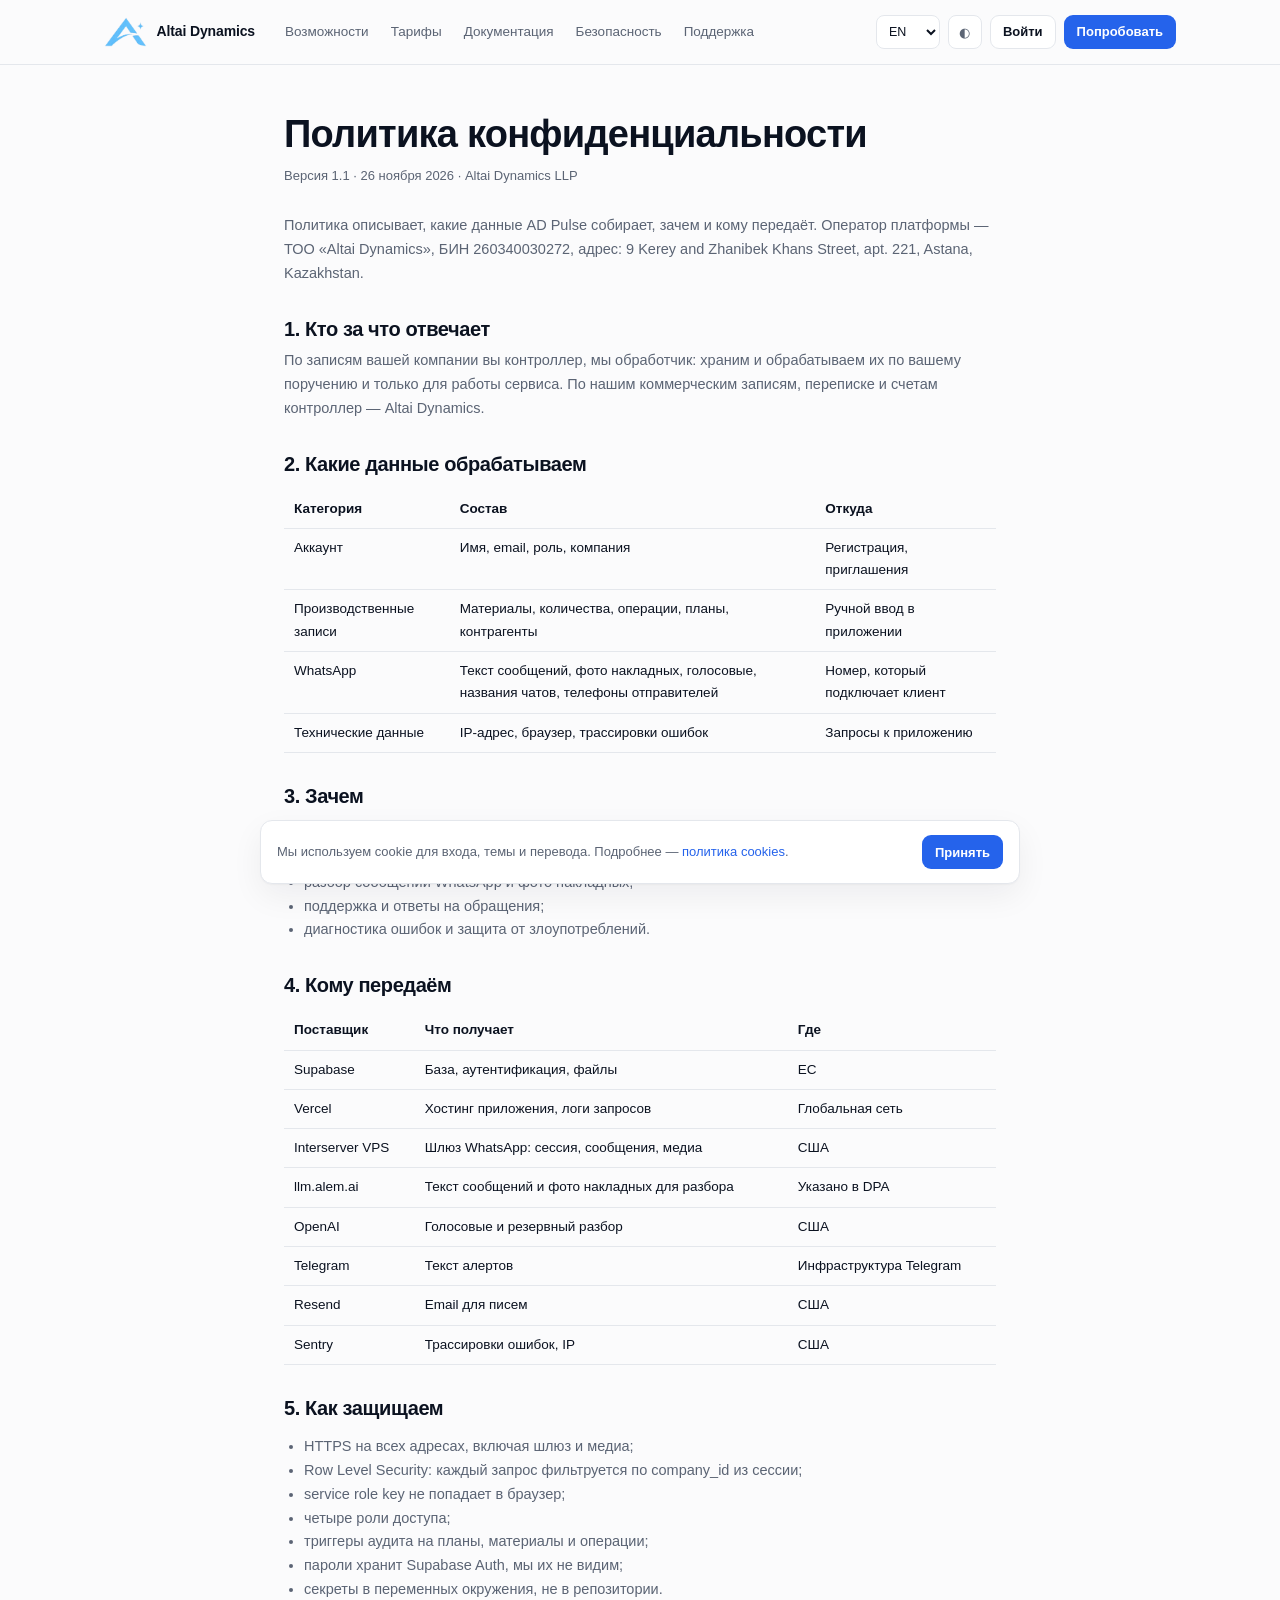
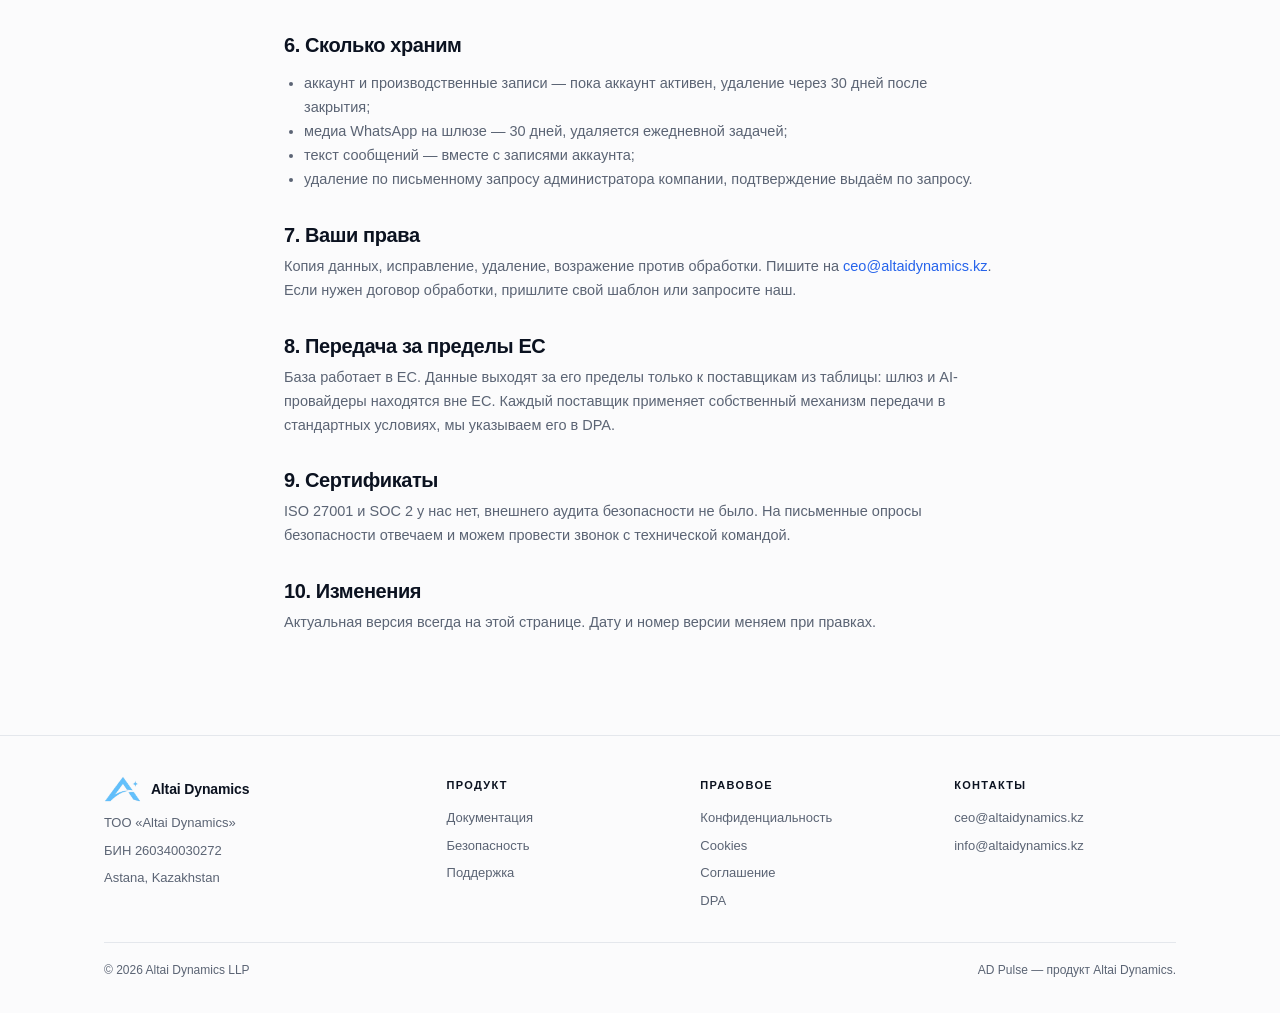
<file: privacy.html>
<!DOCTYPE html>
<html lang="ru"><head><meta charset="UTF-8"><meta http-equiv="refresh" content="0; url=/privacy/"><link rel="canonical" href="/privacy/"><title>Политика конфиденциальности</title></head><body><p>Политика переехала: <a href="/privacy/">/privacy/</a></p></body></html>
</file>
<file: assets/styles.css>
:root {
  --bg: #fbfbfc;
  --card: #ffffff;
  --surface: #f4f5f7;
  --text: #0b1220;
  --muted: #5b6474;
  --border: #e4e7ec;
  --accent: #2563eb;
  --accent-hover: #1d4ed8;
  --accent-weak: #eff4ff;
  --danger: #dc2626;
  --radius: 14px;
  --shadow: 0 1px 2px rgba(16, 24, 40, .04), 0 12px 32px rgba(16, 24, 40, .06);
  --header: 64px;
  color-scheme: light;
}

[data-theme="dark"] {
  --bg: #0b0e14;
  --card: #121722;
  --surface: #171d2a;
  --text: #f2f4f8;
  --muted: #98a1b2;
  --border: #232b3a;
  --accent: #4f8cff;
  --accent-hover: #79a7ff;
  --accent-weak: rgba(79, 140, 255, .12);
  --danger: #f87171;
  --shadow: 0 1px 2px rgba(0, 0, 0, .4), 0 16px 40px rgba(0, 0, 0, .35);
  color-scheme: dark;
}

* { box-sizing: border-box; }
html { scroll-behavior: smooth; scroll-padding-top: calc(var(--header) + 16px); }
body {
  margin: 0;
  background: var(--bg);
  color: var(--text);
  font-family: -apple-system, BlinkMacSystemFont, "Segoe UI", Roboto, Inter, Arial, sans-serif;
  font-size: 15px;
  line-height: 1.65;
  -webkit-font-smoothing: antialiased;
  text-rendering: optimizeLegibility;
}
a { color: var(--accent); text-decoration: none; }
a:hover { color: var(--accent-hover); }
img { max-width: 100%; display: block; }
h1, h2, h3 { letter-spacing: -0.02em; line-height: 1.15; }
p { margin: 0 0 12px; }
.container { width: 100%; max-width: 1120px; margin: 0 auto; padding: 0 24px; }

/* Header */
.header {
  position: sticky; top: 0; z-index: 50;
  background: color-mix(in srgb, var(--bg) 92%, transparent);
  backdrop-filter: saturate(180%) blur(14px);
  border-bottom: 1px solid var(--border);
}
.header-inner { display: flex; align-items: center; gap: 20px; height: var(--header); }
.brand { display: flex; align-items: center; gap: 10px; color: var(--text); flex-shrink: 0; }
.brand img { height: 30px; width: auto; }
.brand-name { font-size: 14px; font-weight: 700; letter-spacing: -0.01em; white-space: nowrap; }
.brand-sub { display: block; font-size: 11px; font-weight: 500; color: var(--muted); letter-spacing: .02em; }

.nav { display: flex; align-items: center; gap: 2px; }
.nav a { color: var(--muted); font-size: 13.5px; padding: 8px 10px; border-radius: 8px; white-space: nowrap; }
.nav a:hover, .nav a.active { color: var(--text); background: var(--surface); }

.header-actions { margin-left: auto; display: flex; align-items: center; gap: 8px; }
.lang-select {
  height: 34px; border: 1px solid var(--border); background: var(--card); color: var(--text);
  border-radius: 8px; padding: 0 8px; font: inherit; font-size: 12.5px; cursor: pointer;
}
.lang-select:focus { outline: 2px solid var(--accent); outline-offset: 1px; }

.btn {
  display: inline-flex; align-items: center; justify-content: center; gap: 8px;
  height: 40px; padding: 0 16px; border-radius: 9px; border: 1px solid transparent;
  font-size: 14px; font-weight: 600; white-space: nowrap; cursor: pointer;
  transition: background .15s, border-color .15s, color .15s;
}
.btn-sm { height: 34px; padding: 0 12px; font-size: 13px; }
.btn-primary { background: var(--accent); color: #fff; }
.btn-primary:hover { background: var(--accent-hover); color: #fff; }
.btn-ghost { background: var(--card); border-color: var(--border); color: var(--text); }
.btn-ghost:hover { border-color: var(--accent); color: var(--text); }

.icon-btn {
  width: 34px; height: 34px; border: 1px solid var(--border); background: var(--card);
  color: var(--muted); border-radius: 8px; display: inline-flex; align-items: center; justify-content: center; cursor: pointer;
}
.icon-btn:hover { color: var(--text); border-color: var(--accent); }
.menu-btn { display: none; }

/* Hero */
.hero { padding-top: 72px; padding-bottom: 40px; }
.hero-grid { display: grid; grid-template-columns: 1.05fr .95fr; gap: 56px; align-items: center; }
.product-label { font-size: 12px; font-weight: 700; letter-spacing: .16em; color: var(--accent); text-transform: uppercase; margin-bottom: 14px; }
h1 { font-size: clamp(34px, 4.4vw, 52px); margin: 0 0 18px; }
.lead { font-size: clamp(16px, 1.4vw, 18px); color: var(--muted); max-width: 560px; margin: 0 0 24px; }
.hero-cta { display: flex; flex-wrap: wrap; gap: 10px; margin-bottom: 12px; }
.hero-note { font-size: 13px; color: var(--muted); }

.mock {
  background: var(--card); border: 1px solid var(--border); border-radius: 18px;
  box-shadow: var(--shadow); padding: 14px;
}
.mock-head { display: flex; align-items: center; gap: 10px; padding: 2px 4px 12px; border-bottom: 1px solid var(--border); }
.mock-avatar { width: 34px; height: 34px; border-radius: 50%; background: #25d366; display: grid; place-items: center; color: #fff; font-weight: 700; font-size: 14px; }
.mock-title { font-size: 13.5px; font-weight: 600; }
.mock-sub { font-size: 11.5px; color: var(--muted); }
.msg { margin-top: 10px; max-width: 88%; padding: 9px 11px; border-radius: 10px; font-size: 13.5px; background: var(--surface); }
.msg.out { margin-left: auto; background: #dcfce7; color: #14532d; }
[data-theme="dark"] .msg.out { background: #14351f; color: #bbf7d0; }
.mock-parsed { margin-top: 12px; border: 1px dashed color-mix(in srgb, var(--accent) 40%, var(--border)); border-radius: 10px; padding: 11px; font-size: 12.5px; background: var(--accent-weak); }
.mock-parsed b { display: block; font-size: 10.5px; letter-spacing: .1em; text-transform: uppercase; color: var(--accent); margin-bottom: 5px; }

/* Sections */
.section { padding-top: 56px; padding-bottom: 56px; }
.section-head { max-width: 680px; margin-bottom: 28px; }
h2 { font-size: clamp(24px, 2.6vw, 32px); margin: 0 0 8px; }
.section-head p { color: var(--muted); margin: 0; }
.grid-3 { display: grid; grid-template-columns: repeat(3, minmax(0, 1fr)); gap: 14px; }
.grid-2 { display: grid; grid-template-columns: repeat(2, minmax(0, 1fr)); gap: 14px; }
.card { background: var(--card); border: 1px solid var(--border); border-radius: var(--radius); padding: 18px; }
.card h3 { margin: 0 0 6px; font-size: 15.5px; }
.card p { margin: 0; color: var(--muted); font-size: 13.5px; }
.num { font-size: 11px; font-weight: 700; letter-spacing: .12em; color: var(--accent); margin-bottom: 8px; }

/* Pricing */
.pricing { display: grid; grid-template-columns: repeat(4, minmax(0, 1fr)); gap: 10px; }
.plan { display: flex; flex-direction: column; padding: 18px; }
.plan h3 { font-size: 14px; margin: 0 0 2px; }
.plan .price { font-size: 26px; font-weight: 750; letter-spacing: -0.03em; margin: 6px 0 2px; }
.plan .price small { font-size: 12px; font-weight: 500; color: var(--muted); letter-spacing: 0; }
.plan .users { font-size: 12px; color: var(--muted); margin-bottom: 10px; }
.plan ul { margin: 0 0 16px; padding-left: 16px; color: var(--muted); font-size: 13px; }
.plan li { margin-bottom: 4px; }
.plan.featured { border-color: var(--accent); box-shadow: 0 0 0 1px var(--accent) inset; }
.plan .btn { margin-top: auto; width: 100%; }
.pricing-note { font-size: 12.5px; color: var(--muted); margin-top: 12px; }

/* FAQ */
.faq details { background: var(--card); border: 1px solid var(--border); border-radius: 10px; padding: 14px 16px; margin-bottom: 8px; }
.faq summary { cursor: pointer; font-weight: 600; font-size: 14.5px; }
.faq p { color: var(--muted); font-size: 13.5px; margin: 8px 0 0; }

/* CTA */
.cta-band { background: var(--card); border: 1px solid var(--border); border-radius: 18px; padding: 28px; display: flex; align-items: center; justify-content: space-between; gap: 20px; flex-wrap: wrap; }

/* Footer */
.footer { border-top: 1px solid var(--border); padding: 40px 0 32px; margin-top: 24px; font-size: 13px; color: var(--muted); }
.footer-grid { display: grid; grid-template-columns: 1.4fr repeat(3, 1fr); gap: 32px; }
.footer h4 { font-size: 11px; text-transform: uppercase; letter-spacing: .12em; color: var(--text); margin: 0 0 10px; }
.footer a { color: var(--muted); display: block; padding: 3px 0; }
.footer a:hover { color: var(--text); }
.footer brand { display: flex; align-items: center; gap: 10px; margin-bottom: 10px; }
.footer-bottom { display: flex; justify-content: space-between; gap: 16px; flex-wrap: wrap; border-top: 1px solid var(--border); margin-top: 28px; padding-top: 18px; font-size: 12px; }

/* Legal / prose */
.prose { max-width: 760px; padding-top: 48px; padding-bottom: 64px; }
.prose h1 { font-size: clamp(28px, 3vw, 38px); margin: 0 0 8px; }
.prose .meta { color: var(--muted); font-size: 13px; margin-bottom: 28px; }
.prose h2 { font-size: 20px; margin: 32px 0 8px; }
.prose h3 { font-size: 16px; margin: 22px 0 6px; }
.prose p, .prose li { color: var(--muted); font-size: 14.5px; }
.prose ul { padding-left: 20px; }
.prose table { width: 100%; border-collapse: collapse; margin: 14px 0; font-size: 13.5px; }
.prose th, .prose td { text-align: left; padding: 8px 10px; border-bottom: 1px solid var(--border); vertical-align: top; }
.prose th { color: var(--text); font-weight: 600; }
.prose .note { border-left: 3px solid var(--accent); background: var(--accent-weak); padding: 12px 14px; border-radius: 0 8px 8px 0; font-size: 14px; color: var(--text); margin: 18px 0; }

/* Docs */
.docs { display: grid; grid-template-columns: 250px minmax(0, 1fr) 200px; gap: 40px; padding-top: 32px; padding-bottom: 72px; }
.docs-side { position: sticky; top: calc(var(--header) + 20px); align-self: start; max-height: calc(100vh - var(--header) - 40px); overflow: auto; }
.docs-search { width: 100%; height: 36px; border: 1px solid var(--border); background: var(--card); color: var(--text); border-radius: 8px; padding: 0 10px; font: inherit; font-size: 13px; margin-bottom: 14px; }
.docs-side .group { font-size: 10.5px; text-transform: uppercase; letter-spacing: .12em; color: var(--muted); margin: 18px 8px 6px; }
.docs-side a { display: block; color: var(--muted); font-size: 13.5px; padding: 6px 8px; border-radius: 7px; }
.docs-side a:hover { color: var(--text); background: var(--surface); }
.docs-content { min-width: 0; }
.docs-content h1 { font-size: 36px; margin: 0 0 8px; }
.docs-content h2 { font-size: 24px; margin: 38px 0 10px; scroll-margin-top: calc(var(--header) + 20px); }
.docs-content h3 { font-size: 17px; margin: 24px 0 6px; }
.docs-content p, .docs-content li { color: var(--muted); font-size: 14.5px; }
.docs-content ul { padding-left: 20px; }
.docs-content code { background: var(--surface); border: 1px solid var(--border); border-radius: 5px; padding: 1px 5px; font-size: 12.5px; }
.docs-content pre { background: var(--surface); border: 1px solid var(--border); border-radius: 10px; padding: 14px; overflow: auto; font-size: 12.5px; }
.docs-toc { position: sticky; top: calc(var(--header) + 20px); align-self: start; font-size: 12.5px; }
.docs-toc .group { font-size: 10.5px; text-transform: uppercase; letter-spacing: .12em; color: var(--muted); margin-bottom: 8px; }
.docs-toc a { display: block; color: var(--muted); padding: 3px 0; }
.docs-toc a:hover { color: var(--text); }
.docs-mobile-btn { display: none; }

/* Cookie banner */
.cookie-banner {
  position: fixed; left: 16px; right: 16px; bottom: 16px; z-index: 80;
  background: var(--card); border: 1px solid var(--border); border-radius: 12px;
  box-shadow: var(--shadow); padding: 14px 16px; display: flex; gap: 14px; align-items: center; flex-wrap: wrap;
  font-size: 13px; color: var(--muted); max-width: 760px; margin: 0 auto;
}
.cookie-banner[hidden] { display: none; }
.cookie-banner .btn { margin-left: auto; }

/* Support form */
.form-card { max-width: 620px; }
.field { margin-bottom: 14px; }
.field label { display: block; font-size: 12.5px; font-weight: 600; margin-bottom: 5px; }
.field input, .field textarea { width: 100%; border: 1px solid var(--border); background: var(--card); color: var(--text); border-radius: 9px; padding: 9px 11px; font: inherit; font-size: 14px; }
.field input:focus, .field textarea:focus { outline: 2px solid var(--accent); outline-offset: 1px; border-color: transparent; }
.field textarea { min-height: 140px; resize: vertical; }
.form-status { font-size: 13.5px; margin-top: 12px; }
.form-status.ok { color: #059669; }
.form-status.err { color: var(--danger); }

@media (max-width: 1080px) {
  .docs { grid-template-columns: 220px minmax(0, 1fr); }
  .docs-toc { display: none; }
}
@media (max-width: 920px) {
  .hero-grid { grid-template-columns: 1fr; gap: 32px; }
  .pricing { grid-template-columns: repeat(2, minmax(0, 1fr)); }
  .grid-3 { grid-template-columns: repeat(2, minmax(0, 1fr)); }
  .footer-grid { grid-template-columns: 1fr 1fr; }
  .nav { display: none; }
  .menu-btn { display: inline-flex; }
  .docs { grid-template-columns: 1fr; }
  .docs-side { position: static; max-height: none; display: none; }
  .docs.mobile-open .docs-side { display: block; }
  .docs-mobile-btn { display: inline-flex; margin-bottom: 16px; }
}
@media (max-width: 640px) {
  .container { padding: 0 16px; }
  .hero { padding-top: 40px; padding-bottom: 24px; }
  .section { padding-top: 36px; padding-bottom: 36px; }
  .pricing, .grid-3, .grid-2 { grid-template-columns: 1fr; }
  .header-actions .login-link { display: none; }
  .brand-name { font-size: 13px; }
  .cookie-banner { left: 10px; right: 10px; bottom: 10px; }
  .footer-grid { grid-template-columns: 1fr; gap: 22px; }
  .footer-bottom { flex-direction: column; }
  .mobile-nav {
    display: none; position: fixed; inset: var(--header) 0 auto 0; background: var(--card);
    border-bottom: 1px solid var(--border); padding: 10px 16px 16px; z-index: 49; flex-direction: column;
  }
  body.mobile-open .mobile-nav { display: flex; }
  .mobile-nav a { padding: 10px 8px; border-radius: 8px; color: var(--text); font-size: 14px; }
  .mobile-nav a:hover { background: var(--surface); }
}
@media (min-width: 641px) { .mobile-nav { display: none !important; } }

@media (max-width: 640px) {
  .brand-name { display: none; }
  .header-inner { gap: 10px; }
  .header-actions { gap: 6px; }
  .lang-select { padding: 0 6px; font-size: 12px; }
  .header-actions .btn-primary { height: 32px; padding: 0 10px; font-size: 12px; }
  .header-actions .icon-btn { width: 32px; height: 32px; }
  .hero-cta .btn { flex: 1 1 auto; }
  .cta-band { padding: 20px; }
  .cta-band .btn { width: 100%; }
}

/* Comparison table */
.compare-wrap { overflow-x: auto; border: 1px solid var(--border); border-radius: 12px; background: var(--card); }
.compare { width: 100%; border-collapse: collapse; font-size: 13.5px; min-width: 640px; }
.compare th, .compare td { text-align: left; padding: 11px 14px; border-bottom: 1px solid var(--border); }
.compare th { font-size: 12px; text-transform: uppercase; letter-spacing: .08em; color: var(--muted); font-weight: 600; }
.compare td { color: var(--muted); }
.compare td:first-child { color: var(--text); }
.compare tr:last-child td { border-bottom: 0; }
.compare td:not(:first-child) { text-align: center; width: 90px; }
</file>
